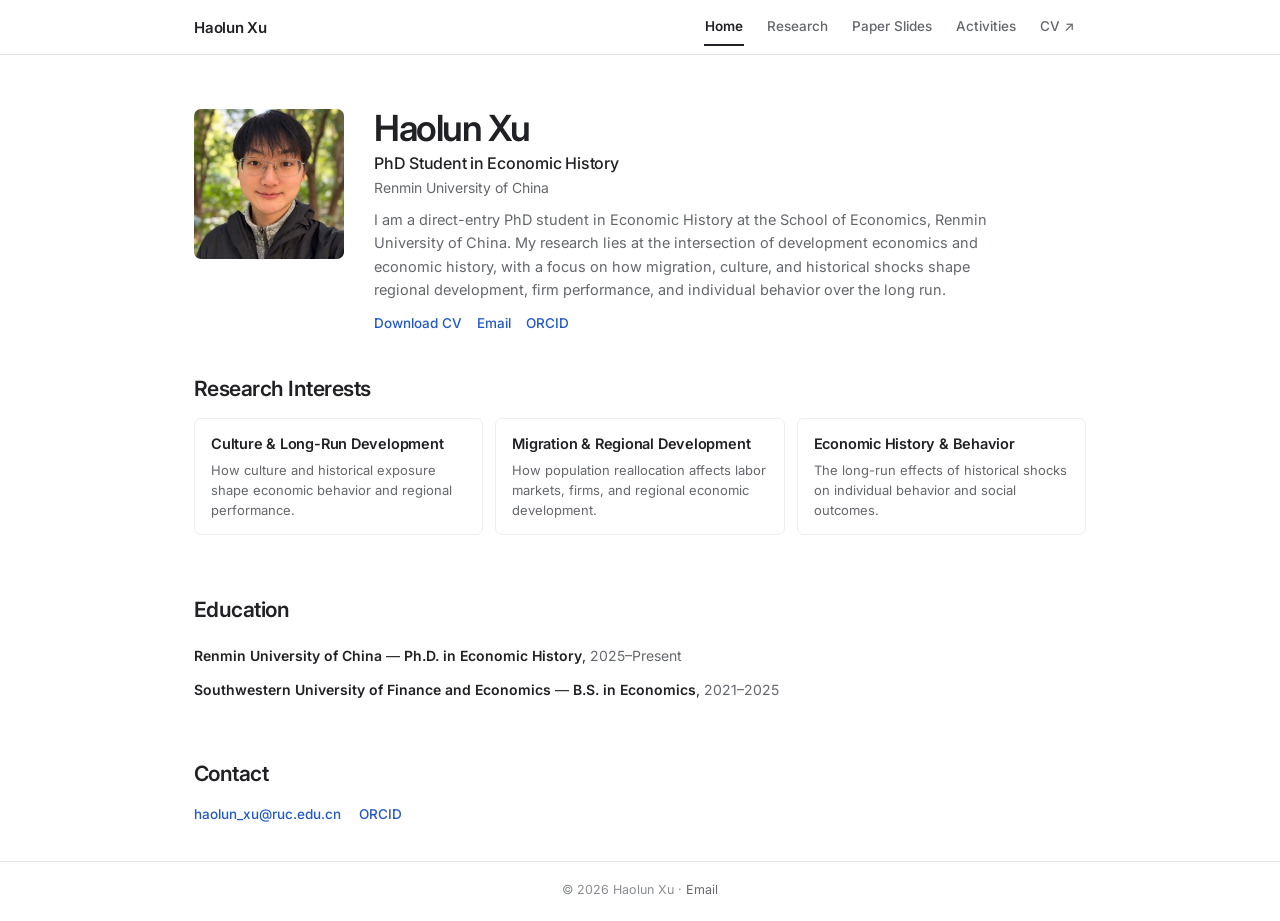
<file: index.html>
<!DOCTYPE html>
<html lang="en">
<head>
<!-- =========================================================
       Basic Metadata
       ========================================================= -->

  <meta charset="UTF-8">

  <meta
    name="viewport"
    content="width=device-width, initial-scale=1.0"
  >

  <meta
    name="author"
    content="Haolun Xu"
  >

  <meta
    name="description"
    content="Haolun Xu is a PhD student in Economic History at Renmin University of China. Research in development economics and economic history, and openly shared paper presentation slides."
  >

  <meta
    name="robots"
    content="index, follow, max-image-preview:large"
  >

  <meta
    name="baidu-site-verification"
    content="codeva-lpOkKUtorW"
  >

  <meta
    name="theme-color"
    content="#ffffff"
  >

  <meta
    name="color-scheme"
    content="light"
  >

  <!-- =========================================================
       Canonical & Sitemap
       ========================================================= -->

  <link
    rel="canonical"
    href="https://www.haolunxu.xyz/"
  >

  <link
    rel="sitemap"
    type="application/xml"
    title="Sitemap"
    href="https://www.haolunxu.xyz/sitemap.xml"
  >

  <!-- =========================================================
       Open Graph
       ========================================================= -->

  <meta
    property="og:type"
    content="profile"
  >

  <meta
    property="og:site_name"
    content="Haolun Xu"
  >

  <meta
    property="og:title"
    content="Haolun Xu | Development Economics &amp; Economic History"
  >

  <meta
    property="og:description"
    content="Haolun Xu is a PhD student in Economic History at Renmin University of China. Research in development economics and economic history, and openly shared paper presentation slides."
  >

  <meta
    property="og:url"
    content="https://www.haolunxu.xyz/"
  >

  <meta
    property="og:image"
    content="https://www.haolunxu.xyz/photo.jpg"
  >

  <meta
    property="og:image:alt"
    content="Portrait of Haolun Xu"
  >

  <!-- =========================================================
       Twitter / X
       ========================================================= -->

  <meta
    name="twitter:card"
    content="summary"
  >

  <meta
    name="twitter:title"
    content="Haolun Xu | Development Economics &amp; Economic History"
  >

  <meta
    name="twitter:description"
    content="Haolun Xu is a PhD student in Economic History at Renmin University of China. Research in development economics and economic history, and openly shared paper presentation slides."
  >

  <meta
    name="twitter:image"
    content="https://www.haolunxu.xyz/photo.jpg"
  >

  <!-- =========================================================
       Page Title
       ========================================================= -->

  <title>Haolun Xu | Development Economics &amp; Economic History</title>

  <!-- =========================================================
       Favicon
       ========================================================= -->

  <link
    rel="icon"
    href="data:image/svg+xml,%3Csvg xmlns='http://www.w3.org/2000/svg' viewBox='0 0 32 32'%3E%3Crect width='32' height='32' rx='6' fill='%231d1d1f'/%3E%3Ctext x='16' y='22' text-anchor='middle' font-family='Arial,sans-serif' font-size='18' font-weight='600' fill='white'%3EH%3C/text%3E%3C/svg%3E"
  >

  <!-- =========================================================
       Fonts
       ========================================================= -->

  <link
    rel="preconnect"
    href="https://fonts.googleapis.com"
  >

  <link
    rel="preconnect"
    href="https://fonts.gstatic.com"
    crossorigin
  >

  <link
    href="https://fonts.googleapis.com/css2?family=Inter:wght@400;500;600&display=swap"
    rel="stylesheet"
  >

  <!-- =========================================================
       Structured Data

       sameAs will be automatically populated from data.js
       using ORCID / Google Scholar / GitHub when available.
       ========================================================= -->

  <script
    id="siteStructuredData"
    type="application/ld+json"
  >
{
  "@context": "https://schema.org",
  "@graph": [
    {
      "@type": "Person",
      "@id": "https://www.haolunxu.xyz/#person",
      "name": "Haolun Xu",
      "url": "https://www.haolunxu.xyz/",
      "image": "https://www.haolunxu.xyz/photo.jpg",
      "jobTitle": "PhD Student in Economic History",
      "affiliation": {
        "@type": "CollegeOrUniversity",
        "name": "Renmin University of China"
      },
      "knowsAbout": [
        "Development Economics",
        "Economic History",
        "Regional Economic Development",
        "Migration",
        "Culture",
        "Historical Shocks",
        "Firm Productivity",
        "Innovation"
      ]
    },
    {
      "@type": "WebSite",
      "@id": "https://www.haolunxu.xyz/#website",
      "url": "https://www.haolunxu.xyz/",
      "name": "Haolun Xu",
      "publisher": {
        "@id": "https://www.haolunxu.xyz/#person"
      }
    },
    {
      "@type": "ProfilePage",
      "@id": "https://www.haolunxu.xyz/#webpage",
      "url": "https://www.haolunxu.xyz/",
      "name": "Haolun Xu | Development Economics & Economic History",
      "isPartOf": {
        "@id": "https://www.haolunxu.xyz/#website"
      },
      "mainEntity": {
        "@id": "https://www.haolunxu.xyz/#person"
      }
    }
  ]
}
</script>

  <!-- =========================================================
       Styles
       ========================================================= -->

  <link rel="stylesheet" href="site.css?v=20261113">
  <link rel="stylesheet" href="layout.css?v=20261113">
</head>
<body data-page="home">
  <a class="skip-link" href="#main-content">Skip to content</a>
  <nav class="primary-nav" aria-label="Primary navigation"><div class="container nav-inner"><a href="./" class="nav-name" id="navName">Haolun Xu</a><ul class="nav-links"><li><a href="./" class="active-nav" aria-current="page">Home</a></li><li><a href="research.html">Research</a></li><li><a href="slides.html">Paper Slides</a></li><li><a href="activities.html">Activities</a></li><li><a href="cv.pdf" data-cv-link target="_blank" rel="noopener noreferrer" aria-label="Open curriculum vitae">CV <span aria-hidden="true">↗</span></a></li></ul></div></nav>
  <main id="main-content" tabindex="-1">
<section id="hero">

      <div class="container hero-inner">


        <div class="hero-photo">

          <img
            id="heroAvatar"
            class="hero-avatar"
            src="photo.jpg"
            alt="Portrait of Haolun Xu"
            width="150"
            height="150"
          >

        </div>


        <div class="hero-text">


          <h1
            class="hero-name"
            id="heroName"
          >
            Haolun Xu
          </h1>


          <p
            class="hero-title"
            id="heroTitle"
          >
            PhD Student in Economic History
          </p>


          <p
            class="hero-affiliation"
            id="heroAffiliation"
          >
            Renmin University of China
          </p>


          <p
            class="hero-bio"
            id="heroBio"
          >
            I am a direct-entry PhD student in Economic History at the
            School of Economics, Renmin University of China. My research
            lies at the intersection of development economics and economic
            history, with a focus on how migration, culture, and historical
            shocks shape regional development, firm performance, and
            individual behavior over the long run.
          </p>


          <div class="hero-links">

            <a
              id="cvLink" href="cv.pdf" download="Haolun_Xu_CV.pdf"
            >
              Download CV
            </a>

            <a
              id="emailLink"
              href="mailto:haolun_xu@ruc.edu.cn"
            >
              Email
            </a>

            <a
              id="scholarLink"
              hidden
            >
              Google Scholar
            </a>

            <!-- ORCID -->
            <a
              id="orcidLink" href="https://orcid.org/my-orcid?orcid=0009-0003-4418-6177" target="_blank" rel="noopener noreferrer"
            >
              ORCID
            </a>

          </div>


        </div>

      </div>

    </section>
<section id="research">

      <div class="container">

        <h2>
          Research Interests
        </h2>

        <div
          id="researchList"
          class="research-grid"
        ><article class="research-card"><h3 class="research-card-title">Culture &amp; Long-Run Development</h3><div class="research-card-desc">How culture and historical exposure shape economic behavior and regional performance.</div></article>
<article class="research-card"><h3 class="research-card-title">Migration &amp; Regional Development</h3><div class="research-card-desc">How population reallocation affects labor markets, firms, and regional economic development.</div></article>
<article class="research-card"><h3 class="research-card-title">Economic History &amp; Behavior</h3><div class="research-card-desc">The long-run effects of historical shocks on individual behavior and social outcomes.</div></article></div>

      </div>

    </section>
<section id="education">

      <div class="container">

        <h2>
          Education
        </h2>

        <div
          class="edu-list"
          id="eduList"
        ><div class="edu-item"><span class="edu-school">Renmin University of China</span> &mdash; <span class="edu-degree">Ph.D. in Economic History</span>, <span class="edu-year">2025–Present</span></div>
<div class="edu-item"><span class="edu-school">Southwestern University of Finance and Economics</span> &mdash; <span class="edu-degree">B.S. in Economics</span>, <span class="edu-year">2021–2025</span></div></div>

      </div>

    </section>
<section id="contact">

      <div class="container">

        <h2>
          Contact
        </h2>

        <div
          class="contact-links"
          id="contactLinks"
        ><a class="contact-link" href="mailto:haolun_xu@ruc.edu.cn">haolun_xu@ruc.edu.cn</a> <a href="https://orcid.org/my-orcid?orcid=0009-0003-4418-6177" target="_blank" rel="noopener noreferrer" class="contact-link">ORCID</a></div>

      </div>

    </section>
  </main>
  <footer><div class="container footer-inner">&copy; <span id="footerYear">2026</span> <span id="footerName">Haolun Xu</span><span aria-hidden="true"> · </span><a href="mailto:haolun_xu@ruc.edu.cn">Email</a></div></footer>
  <script src="data.js?v=12"></script>
  <script src="site.js?v=20261113"></script>
</body>
</html>
</file>
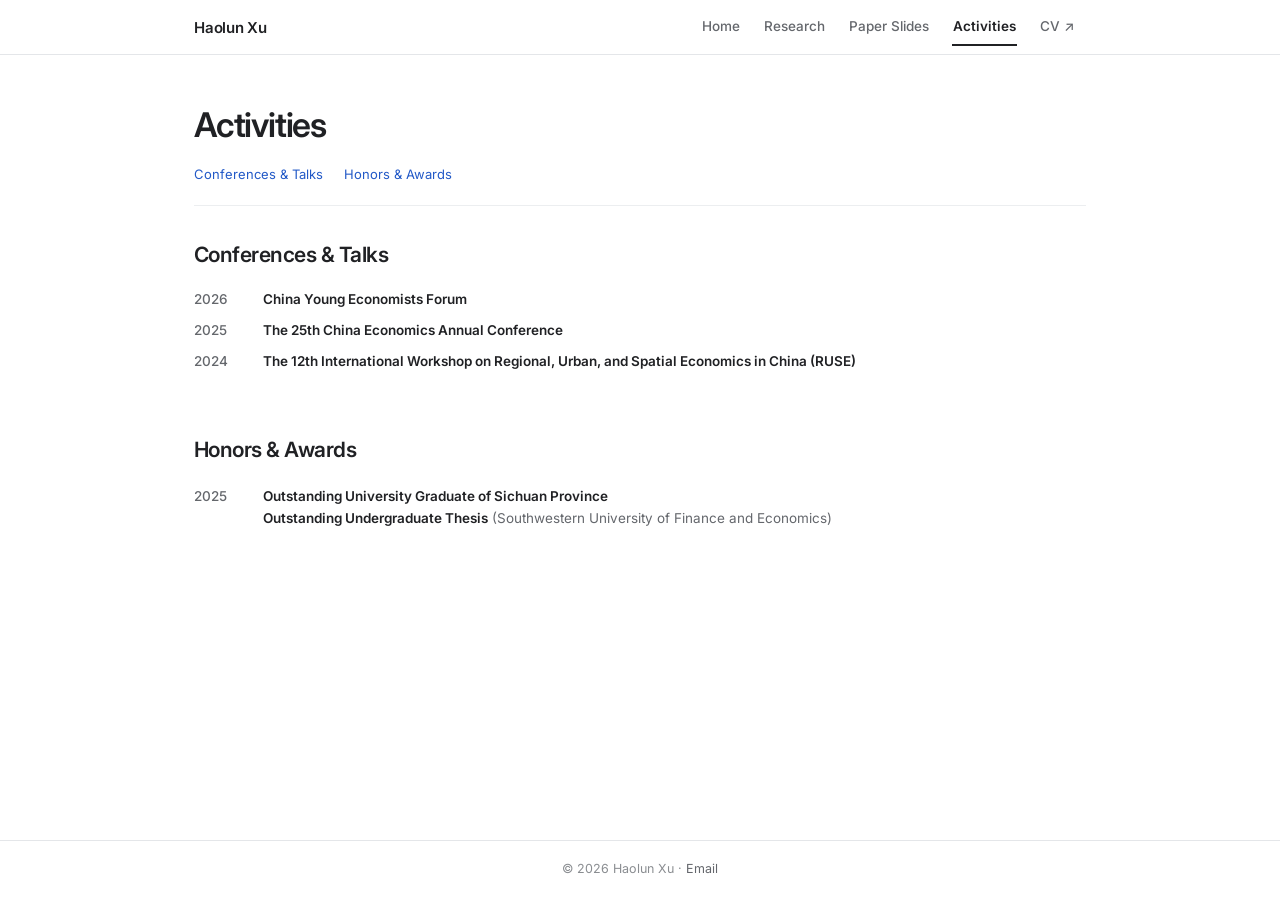
<file: activities.html>
<!DOCTYPE html>
<html lang="en">
<head>
<!-- =========================================================
       Basic Metadata
       ========================================================= -->

  <meta charset="UTF-8">

  <meta
    name="viewport"
    content="width=device-width, initial-scale=1.0"
  >

  <meta
    name="author"
    content="Haolun Xu"
  >

  <meta
    name="description"
    content="Conferences, talks, honors and awards of Haolun Xu."
  >

  <meta
    name="robots"
    content="index, follow, max-image-preview:large"
  >

  <meta
    name="baidu-site-verification"
    content="codeva-lpOkKUtorW"
  >

  <meta
    name="theme-color"
    content="#ffffff"
  >

  <meta
    name="color-scheme"
    content="light"
  >

  <!-- =========================================================
       Canonical & Sitemap
       ========================================================= -->

  <link
    rel="canonical"
    href="https://www.haolunxu.xyz/activities.html"
  >

  <link
    rel="sitemap"
    type="application/xml"
    title="Sitemap"
    href="https://www.haolunxu.xyz/sitemap.xml"
  >

  <!-- =========================================================
       Open Graph
       ========================================================= -->

  <meta
    property="og:type"
    content="website"
  >

  <meta
    property="og:site_name"
    content="Haolun Xu"
  >

  <meta
    property="og:title"
    content="Activities | Haolun Xu"
  >

  <meta
    property="og:description"
    content="Conferences, talks, honors and awards of Haolun Xu."
  >

  <meta
    property="og:url"
    content="https://www.haolunxu.xyz/activities.html"
  >

  <meta
    property="og:image"
    content="https://www.haolunxu.xyz/photo.jpg"
  >

  <meta
    property="og:image:alt"
    content="Portrait of Haolun Xu"
  >

  <!-- =========================================================
       Twitter / X
       ========================================================= -->

  <meta
    name="twitter:card"
    content="summary"
  >

  <meta
    name="twitter:title"
    content="Activities | Haolun Xu"
  >

  <meta
    name="twitter:description"
    content="Conferences, talks, honors and awards of Haolun Xu."
  >

  <meta
    name="twitter:image"
    content="https://www.haolunxu.xyz/photo.jpg"
  >

  <!-- =========================================================
       Page Title
       ========================================================= -->

  <title>Activities | Haolun Xu</title>

  <!-- =========================================================
       Favicon
       ========================================================= -->

  <link
    rel="icon"
    href="data:image/svg+xml,%3Csvg xmlns='http://www.w3.org/2000/svg' viewBox='0 0 32 32'%3E%3Crect width='32' height='32' rx='6' fill='%231d1d1f'/%3E%3Ctext x='16' y='22' text-anchor='middle' font-family='Arial,sans-serif' font-size='18' font-weight='600' fill='white'%3EH%3C/text%3E%3C/svg%3E"
  >

  <!-- =========================================================
       Fonts
       ========================================================= -->

  <link
    rel="preconnect"
    href="https://fonts.googleapis.com"
  >

  <link
    rel="preconnect"
    href="https://fonts.gstatic.com"
    crossorigin
  >

  <link
    href="https://fonts.googleapis.com/css2?family=Inter:wght@400;500;600&display=swap"
    rel="stylesheet"
  >

  <!-- =========================================================
       Structured Data

       sameAs will be automatically populated from data.js
       using ORCID / Google Scholar / GitHub when available.
       ========================================================= -->

  <script
    id="siteStructuredData"
    type="application/ld+json"
  >
{
  "@context": "https://schema.org",
  "@graph": [
    {
      "@type": "Person",
      "@id": "https://www.haolunxu.xyz/#person",
      "name": "Haolun Xu",
      "url": "https://www.haolunxu.xyz/",
      "image": "https://www.haolunxu.xyz/photo.jpg",
      "jobTitle": "PhD Student in Economic History",
      "affiliation": {
        "@type": "CollegeOrUniversity",
        "name": "Renmin University of China"
      },
      "knowsAbout": [
        "Development Economics",
        "Economic History",
        "Regional Economic Development",
        "Migration",
        "Culture",
        "Historical Shocks",
        "Firm Productivity",
        "Innovation"
      ]
    },
    {
      "@type": "WebSite",
      "@id": "https://www.haolunxu.xyz/#website",
      "url": "https://www.haolunxu.xyz/",
      "name": "Haolun Xu",
      "publisher": {
        "@id": "https://www.haolunxu.xyz/#person"
      }
    },
    {
      "@type": "CollectionPage",
      "@id": "https://www.haolunxu.xyz/activities.html#webpage",
      "url": "https://www.haolunxu.xyz/activities.html",
      "name": "Activities | Haolun Xu",
      "isPartOf": {
        "@id": "https://www.haolunxu.xyz/#website"
      },
      "mainEntity": {
        "@id": "https://www.haolunxu.xyz/#person"
      }
    }
  ]
}
</script>

  <!-- =========================================================
       Styles
       ========================================================= -->

  <link rel="stylesheet" href="site.css?v=20261113">
  <link rel="stylesheet" href="layout.css?v=20261113">
</head>
<body data-page="activities">
  <a class="skip-link" href="#main-content">Skip to content</a>
  <nav class="primary-nav" aria-label="Primary navigation"><div class="container nav-inner"><a href="./" class="nav-name" id="navName">Haolun Xu</a><ul class="nav-links"><li><a href="./">Home</a></li><li><a href="research.html">Research</a></li><li><a href="slides.html">Paper Slides</a></li><li><a href="activities.html" class="active-nav" aria-current="page">Activities</a></li><li><a href="cv.pdf" data-cv-link target="_blank" rel="noopener noreferrer" aria-label="Open curriculum vitae">CV <span aria-hidden="true">↗</span></a></li></ul></div></nav>
  <main id="main-content" tabindex="-1">
<section class="page-intro"><div class="container"><h1 class="page-title">Activities</h1><div class="section-links" role="navigation" aria-label="Sections on this page"><a href="#conferences">Conferences &amp; Talks</a><a href="#honors-awards">Honors &amp; Awards</a></div></div></section>
<section id="conferences">

      <div class="container">

        <h2>
          Conferences &amp; Talks
        </h2>

        <div
          class="conf-list"
          id="confList"
        ><div class="conf-item"><div class="conf-year">2026</div><div class="conf-content"><span class="conf-title">China Young Economists Forum</span></div></div>
<div class="conf-item"><div class="conf-year">2025</div><div class="conf-content"><span class="conf-title">The 25th China Economics Annual Conference</span></div></div>
<div class="conf-item"><div class="conf-year">2024</div><div class="conf-content"><span class="conf-title">The 12th International Workshop on Regional, Urban, and Spatial Economics in China (RUSE)</span></div></div></div>

      </div>

    </section>
<section id="honors-awards" aria-labelledby="honorsHeading">

      <div class="container">

        <h2 id="honorsHeading">
          Honors &amp; Awards
        </h2>

        <div id="honorsList"><div class="honors-row"><div class="honors-year">2025</div><p class="honors-content"><span class="honors-name">Outstanding University Graduate of Sichuan Province</span><br><span class="honors-name">Outstanding Undergraduate Thesis</span> <span class="honors-institution">(Southwestern University of Finance and Economics)</span></p></div></div>

      </div>

    </section>
  </main>
  <footer><div class="container footer-inner">&copy; <span id="footerYear">2026</span> <span id="footerName">Haolun Xu</span><span aria-hidden="true"> · </span><a href="mailto:haolun_xu@ruc.edu.cn">Email</a></div></footer>
  <script src="data.js?v=12"></script>
  <script src="site.js?v=20261113"></script>
</body>
</html>
</file>
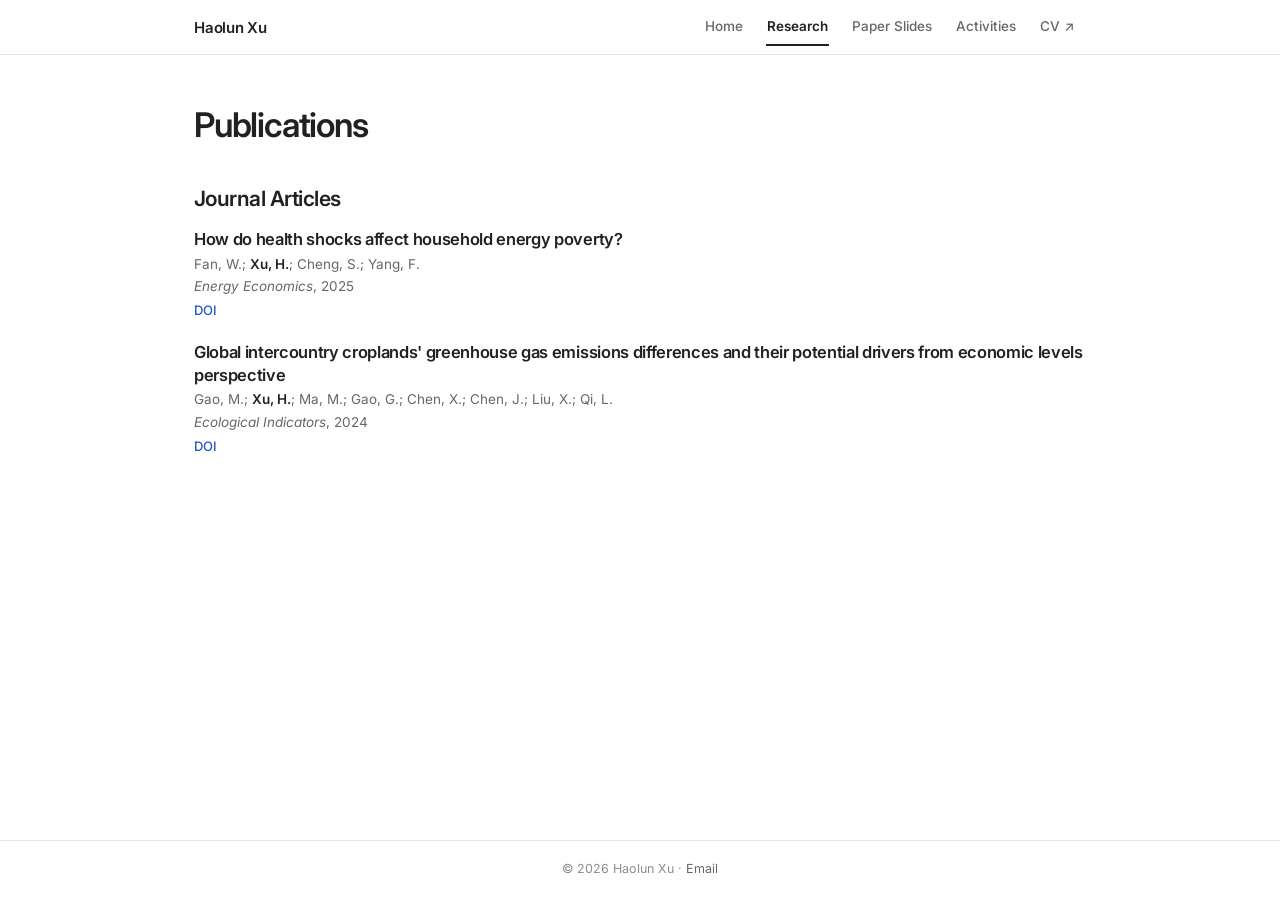
<file: publications.html>
<!DOCTYPE html>
<html lang="en">
<head>
<!-- =========================================================
       Basic Metadata
       ========================================================= -->

  <meta charset="UTF-8">

  <meta
    name="viewport"
    content="width=device-width, initial-scale=1.0"
  >

  <meta
    name="author"
    content="Haolun Xu"
  >

  <meta
    name="description"
    content="Publications by Haolun Xu in Energy Economics and Ecological Indicators."
  >

  <meta
    name="robots"
    content="index, follow, max-image-preview:large"
  >

  <meta
    name="baidu-site-verification"
    content="codeva-lpOkKUtorW"
  >

  <meta
    name="theme-color"
    content="#ffffff"
  >

  <meta
    name="color-scheme"
    content="light"
  >

  <!-- =========================================================
       Canonical & Sitemap
       ========================================================= -->

  <link
    rel="canonical"
    href="https://www.haolunxu.xyz/publications.html"
  >

  <link
    rel="sitemap"
    type="application/xml"
    title="Sitemap"
    href="https://www.haolunxu.xyz/sitemap.xml"
  >

  <!-- =========================================================
       Open Graph
       ========================================================= -->

  <meta
    property="og:type"
    content="website"
  >

  <meta
    property="og:site_name"
    content="Haolun Xu"
  >

  <meta
    property="og:title"
    content="Publications | Haolun Xu"
  >

  <meta
    property="og:description"
    content="Publications by Haolun Xu in Energy Economics and Ecological Indicators."
  >

  <meta
    property="og:url"
    content="https://www.haolunxu.xyz/publications.html"
  >

  <meta
    property="og:image"
    content="https://www.haolunxu.xyz/photo.jpg"
  >

  <meta
    property="og:image:alt"
    content="Portrait of Haolun Xu"
  >

  <!-- =========================================================
       Twitter / X
       ========================================================= -->

  <meta
    name="twitter:card"
    content="summary"
  >

  <meta
    name="twitter:title"
    content="Publications | Haolun Xu"
  >

  <meta
    name="twitter:description"
    content="Publications by Haolun Xu in Energy Economics and Ecological Indicators."
  >

  <meta
    name="twitter:image"
    content="https://www.haolunxu.xyz/photo.jpg"
  >

  <!-- =========================================================
       Page Title
       ========================================================= -->

  <title>Publications | Haolun Xu</title>

  <!-- =========================================================
       Favicon
       ========================================================= -->

  <link
    rel="icon"
    href="data:image/svg+xml,%3Csvg xmlns='http://www.w3.org/2000/svg' viewBox='0 0 32 32'%3E%3Crect width='32' height='32' rx='6' fill='%231d1d1f'/%3E%3Ctext x='16' y='22' text-anchor='middle' font-family='Arial,sans-serif' font-size='18' font-weight='600' fill='white'%3EH%3C/text%3E%3C/svg%3E"
  >

  <!-- =========================================================
       Fonts
       ========================================================= -->

  <link
    rel="preconnect"
    href="https://fonts.googleapis.com"
  >

  <link
    rel="preconnect"
    href="https://fonts.gstatic.com"
    crossorigin
  >

  <link
    href="https://fonts.googleapis.com/css2?family=Inter:wght@400;500;600&display=swap"
    rel="stylesheet"
  >

  <!-- =========================================================
       Structured Data

       sameAs will be automatically populated from data.js
       using ORCID / Google Scholar / GitHub when available.
       ========================================================= -->

  <script
    id="siteStructuredData"
    type="application/ld+json"
  >
{
  "@context": "https://schema.org",
  "@graph": [
    {
      "@type": "Person",
      "@id": "https://www.haolunxu.xyz/#person",
      "name": "Haolun Xu",
      "url": "https://www.haolunxu.xyz/",
      "image": "https://www.haolunxu.xyz/photo.jpg",
      "jobTitle": "PhD Student in Economic History",
      "affiliation": {
        "@type": "CollegeOrUniversity",
        "name": "Renmin University of China"
      },
      "knowsAbout": [
        "Development Economics",
        "Economic History",
        "Regional Economic Development",
        "Migration",
        "Culture",
        "Historical Shocks",
        "Firm Productivity",
        "Innovation"
      ]
    },
    {
      "@type": "WebSite",
      "@id": "https://www.haolunxu.xyz/#website",
      "url": "https://www.haolunxu.xyz/",
      "name": "Haolun Xu",
      "publisher": {
        "@id": "https://www.haolunxu.xyz/#person"
      }
    },
    {
      "@type": "CollectionPage",
      "@id": "https://www.haolunxu.xyz/publications.html#webpage",
      "url": "https://www.haolunxu.xyz/publications.html",
      "name": "Publications | Haolun Xu",
      "isPartOf": {
        "@id": "https://www.haolunxu.xyz/#website"
      },
      "mainEntity": {
        "@id": "https://www.haolunxu.xyz/#person"
      }
    },
    {
      "@type": "ScholarlyArticle",
      "headline": "How do health shocks affect household energy poverty?",
      "author": [
        {
          "@type": "Person",
          "name": "Fan, W."
        },
        {
          "@type": "Person",
          "name": "Haolun Xu"
        },
        {
          "@type": "Person",
          "name": "Cheng, S."
        },
        {
          "@type": "Person",
          "name": "Yang, F."
        }
      ],
      "datePublished": "2025",
      "isPartOf": {
        "@type": "Periodical",
        "name": "Energy Economics"
      },
      "sameAs": "https://doi.org/10.1016/j.eneco.2025.108884"
    },
    {
      "@type": "ScholarlyArticle",
      "headline": "Global intercountry croplands' greenhouse gas emissions differences and their potential drivers from economic levels perspective",
      "author": [
        {
          "@type": "Person",
          "name": "Gao, M."
        },
        {
          "@type": "Person",
          "name": "Haolun Xu"
        },
        {
          "@type": "Person",
          "name": "Ma, M."
        },
        {
          "@type": "Person",
          "name": "Gao, G."
        },
        {
          "@type": "Person",
          "name": "Chen, X."
        },
        {
          "@type": "Person",
          "name": "Chen, J."
        },
        {
          "@type": "Person",
          "name": "Liu, X."
        },
        {
          "@type": "Person",
          "name": "Qi, L."
        }
      ],
      "datePublished": "2024",
      "isPartOf": {
        "@type": "Periodical",
        "name": "Ecological Indicators"
      },
      "sameAs": "https://doi.org/10.1016/j.ecolind.2024.112635"
    }
  ]
}
</script>

  <!-- =========================================================
       Styles
       ========================================================= -->

  <link rel="stylesheet" href="site.css?v=20261113">
  <link rel="stylesheet" href="layout.css?v=20261113">
</head>
<body data-page="research">
  <a class="skip-link" href="#main-content">Skip to content</a>
  <nav class="primary-nav" aria-label="Primary navigation"><div class="container nav-inner"><a href="./" class="nav-name" id="navName">Haolun Xu</a><ul class="nav-links"><li><a href="./">Home</a></li><li><a href="research.html" class="active-nav" aria-current="page">Research</a></li><li><a href="slides.html">Paper Slides</a></li><li><a href="activities.html">Activities</a></li><li><a href="cv.pdf" data-cv-link target="_blank" rel="noopener noreferrer" aria-label="Open curriculum vitae">CV <span aria-hidden="true">↗</span></a></li></ul></div></nav>
  <main id="main-content" tabindex="-1">
<section class="page-intro"><div class="container"><h1 class="page-title">Publications</h1></div></section><section id="publications">

      <div class="container">

        <h2>
          Journal Articles
        </h2>

        <div id="pubList"><article class="pub-item"><h3 class="pub-title"><a href="https://doi.org/10.1016/j.eneco.2025.108884" target="_blank" rel="noopener noreferrer" class="">How do health shocks affect household energy poverty?</a></h3><div class="pub-authors">Fan, W.; <strong class="author-self">Xu, H.</strong>; Cheng, S.; Yang, F.</div><div class="pub-meta"><span class="pub-journal">Energy Economics</span>, 2025</div><div class="pub-links"><a href="https://doi.org/10.1016/j.eneco.2025.108884" target="_blank" rel="noopener noreferrer" class="pub-link">DOI</a></div></article>
<article class="pub-item"><h3 class="pub-title"><a href="https://doi.org/10.1016/j.ecolind.2024.112635" target="_blank" rel="noopener noreferrer" class="">Global intercountry croplands&#x27; greenhouse gas emissions differences and their potential drivers from economic levels perspective</a></h3><div class="pub-authors">Gao, M.; <strong class="author-self">Xu, H.</strong>; Ma, M.; Gao, G.; Chen, X.; Chen, J.; Liu, X.; Qi, L.</div><div class="pub-meta"><span class="pub-journal">Ecological Indicators</span>, 2024</div><div class="pub-links"><a href="https://doi.org/10.1016/j.ecolind.2024.112635" target="_blank" rel="noopener noreferrer" class="pub-link">DOI</a></div></article></div>

      </div>

    </section>
  </main>
  <footer><div class="container footer-inner">&copy; <span id="footerYear">2026</span> <span id="footerName">Haolun Xu</span><span aria-hidden="true"> · </span><a href="mailto:haolun_xu@ruc.edu.cn">Email</a></div></footer>
  <script src="data.js?v=12"></script>
  <script src="site.js?v=20261113"></script>
</body>
</html>
</file>
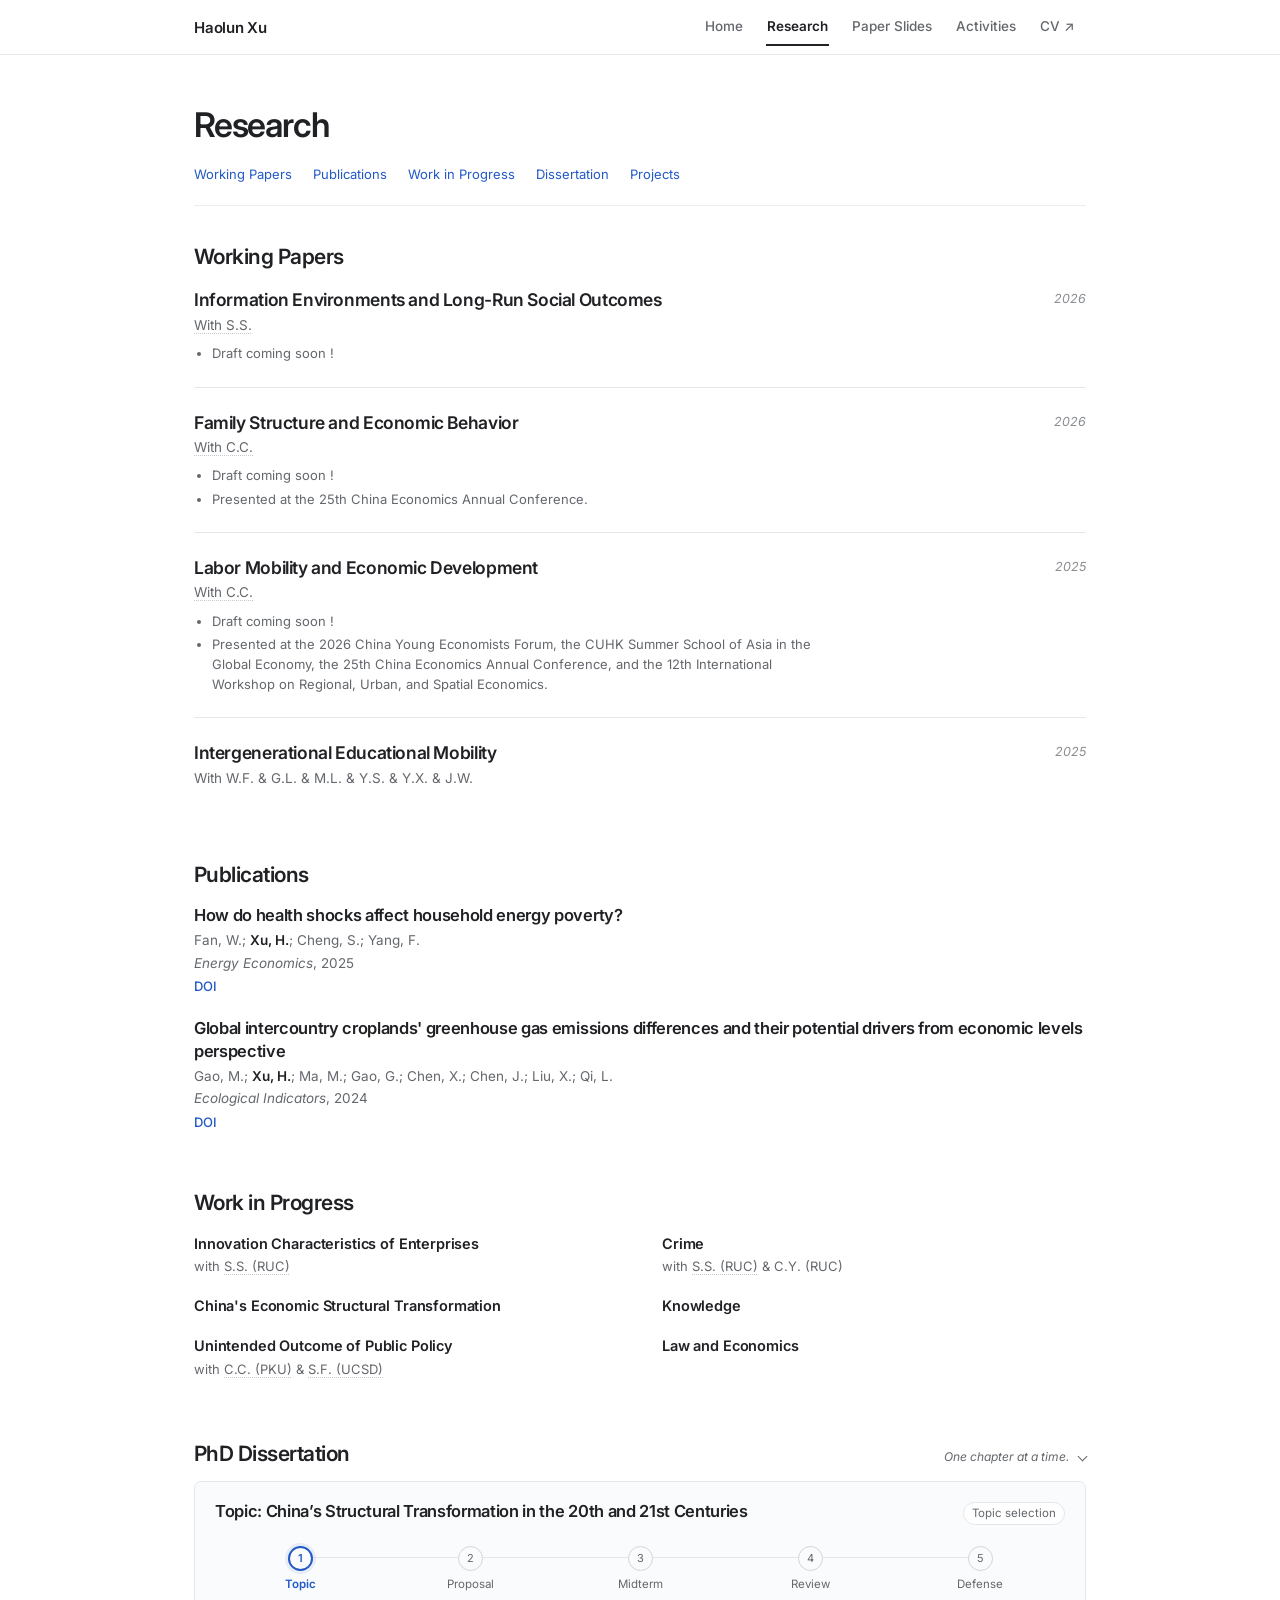
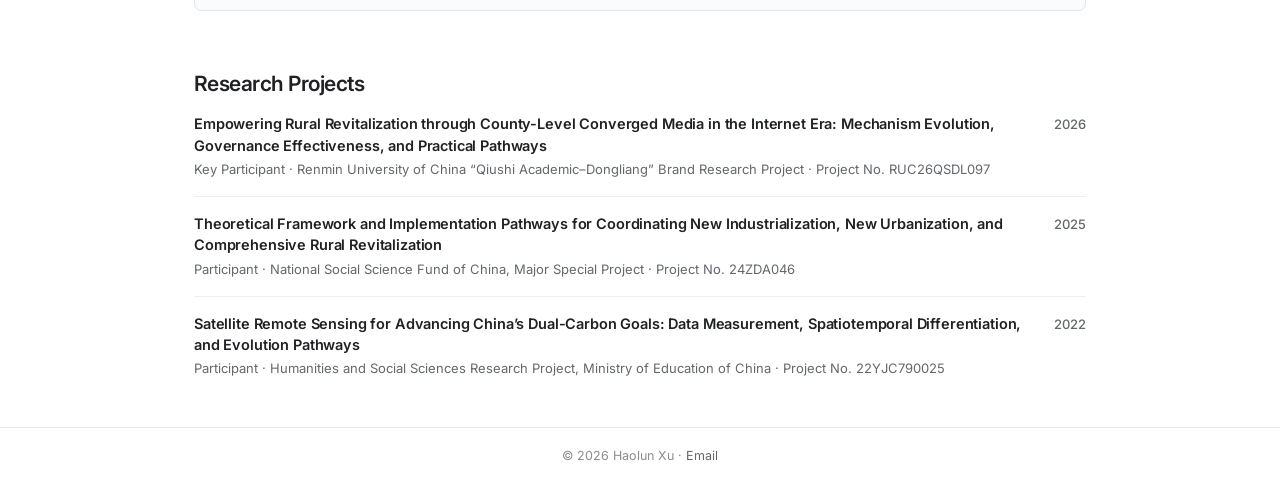
<file: research.html>
<!DOCTYPE html>
<html lang="en">
<head>
<!-- =========================================================
       Basic Metadata
       ========================================================= -->

  <meta charset="UTF-8">

  <meta
    name="viewport"
    content="width=device-width, initial-scale=1.0"
  >

  <meta
    name="author"
    content="Haolun Xu"
  >

  <meta
    name="description"
    content="Working papers, publications, work in progress, PhD dissertation, and research projects by Haolun Xu."
  >

  <meta
    name="robots"
    content="index, follow, max-image-preview:large"
  >

  <meta
    name="baidu-site-verification"
    content="codeva-lpOkKUtorW"
  >

  <meta
    name="theme-color"
    content="#ffffff"
  >

  <meta
    name="color-scheme"
    content="light"
  >

  <!-- =========================================================
       Canonical & Sitemap
       ========================================================= -->

  <link
    rel="canonical"
    href="https://www.haolunxu.xyz/research.html"
  >

  <link
    rel="sitemap"
    type="application/xml"
    title="Sitemap"
    href="https://www.haolunxu.xyz/sitemap.xml"
  >

  <!-- =========================================================
       Open Graph
       ========================================================= -->

  <meta
    property="og:type"
    content="website"
  >

  <meta
    property="og:site_name"
    content="Haolun Xu"
  >

  <meta
    property="og:title"
    content="Research | Haolun Xu"
  >

  <meta
    property="og:description"
    content="Working papers, publications, work in progress, PhD dissertation, and research projects by Haolun Xu."
  >

  <meta
    property="og:url"
    content="https://www.haolunxu.xyz/research.html"
  >

  <meta
    property="og:image"
    content="https://www.haolunxu.xyz/photo.jpg"
  >

  <meta
    property="og:image:alt"
    content="Portrait of Haolun Xu"
  >

  <!-- =========================================================
       Twitter / X
       ========================================================= -->

  <meta
    name="twitter:card"
    content="summary"
  >

  <meta
    name="twitter:title"
    content="Research | Haolun Xu"
  >

  <meta
    name="twitter:description"
    content="Working papers, publications, work in progress, PhD dissertation, and research projects by Haolun Xu."
  >

  <meta
    name="twitter:image"
    content="https://www.haolunxu.xyz/photo.jpg"
  >

  <!-- =========================================================
       Page Title
       ========================================================= -->

  <title>Research | Haolun Xu</title>

  <!-- =========================================================
       Favicon
       ========================================================= -->

  <link
    rel="icon"
    href="data:image/svg+xml,%3Csvg xmlns='http://www.w3.org/2000/svg' viewBox='0 0 32 32'%3E%3Crect width='32' height='32' rx='6' fill='%231d1d1f'/%3E%3Ctext x='16' y='22' text-anchor='middle' font-family='Arial,sans-serif' font-size='18' font-weight='600' fill='white'%3EH%3C/text%3E%3C/svg%3E"
  >

  <!-- =========================================================
       Fonts
       ========================================================= -->

  <link
    rel="preconnect"
    href="https://fonts.googleapis.com"
  >

  <link
    rel="preconnect"
    href="https://fonts.gstatic.com"
    crossorigin
  >

  <link
    href="https://fonts.googleapis.com/css2?family=Inter:wght@400;500;600&display=swap"
    rel="stylesheet"
  >

  <!-- =========================================================
       Structured Data

       sameAs will be automatically populated from data.js
       using ORCID / Google Scholar / GitHub when available.
       ========================================================= -->

  <script
    id="siteStructuredData"
    type="application/ld+json"
  >
{
  "@context": "https://schema.org",
  "@graph": [
    {
      "@type": "Person",
      "@id": "https://www.haolunxu.xyz/#person",
      "name": "Haolun Xu",
      "url": "https://www.haolunxu.xyz/",
      "image": "https://www.haolunxu.xyz/photo.jpg",
      "jobTitle": "PhD Student in Economic History",
      "affiliation": {
        "@type": "CollegeOrUniversity",
        "name": "Renmin University of China"
      },
      "knowsAbout": [
        "Development Economics",
        "Economic History",
        "Regional Economic Development",
        "Migration",
        "Culture",
        "Historical Shocks",
        "Firm Productivity",
        "Innovation"
      ]
    },
    {
      "@type": "WebSite",
      "@id": "https://www.haolunxu.xyz/#website",
      "url": "https://www.haolunxu.xyz/",
      "name": "Haolun Xu",
      "publisher": {
        "@id": "https://www.haolunxu.xyz/#person"
      }
    },
    {
      "@type": "CollectionPage",
      "@id": "https://www.haolunxu.xyz/research.html#webpage",
      "url": "https://www.haolunxu.xyz/research.html",
      "name": "Research | Haolun Xu",
      "isPartOf": {
        "@id": "https://www.haolunxu.xyz/#website"
      },
      "mainEntity": {
        "@id": "https://www.haolunxu.xyz/#person"
      }
    }
  ]
}
</script>

  <!-- =========================================================
       Styles
       ========================================================= -->

  <link rel="stylesheet" href="site.css?v=20261121-dissertation">
  <link rel="stylesheet" href="layout.css?v=20261113">
</head>
<body data-page="research">
  <a class="skip-link" href="#main-content">Skip to content</a>
  <nav class="primary-nav" aria-label="Primary navigation"><div class="container nav-inner"><a href="./" class="nav-name" id="navName">Haolun Xu</a><ul class="nav-links"><li><a href="./">Home</a></li><li><a href="research.html" class="active-nav" aria-current="page">Research</a></li><li><a href="slides.html">Paper Slides</a></li><li><a href="activities.html">Activities</a></li><li><a href="cv.pdf" data-cv-link target="_blank" rel="noopener noreferrer" aria-label="Open curriculum vitae">CV <span aria-hidden="true">↗</span></a></li></ul></div></nav>
  <main id="main-content" tabindex="-1">
<section class="page-intro"><div class="container"><h1 class="page-title">Research</h1><div class="section-links" role="navigation" aria-label="Sections on this page"><a href="#working-papers">Working Papers</a><a href="#publications">Publications</a><a href="#work-in-progress">Work in Progress</a><a href="#dissertation">Dissertation</a><a href="#research-projects">Projects</a></div></div></section>
<section id="working-papers">

      <div class="container">

        <h2>
          Working Papers
        </h2>

        <div id="wpList"><article class="wp-item"><div class="wp-header"><div class="wp-main"><h3 class="wp-title">Crime</h3><div class="wp-authors"><a href="http://econ.ruc.edu.cn/jszy/38e856abc20543fe9cf22f0699aaf73a.htm" target="_blank" rel="noopener noreferrer" class="author-link">With S.S.</a></div></div><div class="wp-status">2026</div></div>
<ul class="wp-notes"><li class="wp-note">Draft coming soon !</li></ul>
</article>
<article class="wp-item"><div class="wp-header"><div class="wp-main"><h3 class="wp-title">Entrepreneurship</h3><div class="wp-authors"><a href="https://chenxuanchen-econ.github.io/research.html" target="_blank" rel="noopener noreferrer" class="author-link">With C.C.</a></div></div><div class="wp-status">2026</div></div>
<ul class="wp-notes"><li class="wp-note">Draft coming soon !</li><li class="wp-note">Presented at the 25th China Economics Annual Conference.</li></ul>
</article>
<article class="wp-item"><div class="wp-header"><div class="wp-main"><h3 class="wp-title">Firm Productivity</h3><div class="wp-authors"><a href="https://chenxuanchen-econ.github.io/research.html" target="_blank" rel="noopener noreferrer" class="author-link">With C.C.</a></div></div><div class="wp-status">2025</div></div>
<ul class="wp-notes"><li class="wp-note">Draft coming soon !</li><li class="wp-note">Presented at the 2026 China Young Economists Forum, the CUHK Summer School of Asia in the Global Economy, the 25th China Economics Annual Conference, and the 12th International Workshop on Regional, Urban, and Spatial Economics.</li></ul>
</article>
<article class="wp-item"><div class="wp-header"><div class="wp-main"><h3 class="wp-title">Intergenerational Educational Mobility</h3><div class="wp-authors">With W.F. &amp; G.L. &amp; M.L. &amp; Y.S. &amp; Y.X. &amp; J.W.</div></div><div class="wp-status">2025</div></div>
</article></div>

      </div>

    </section>
<section id="publications">

      <div class="container">

        <h2>
          Publications
        </h2>

        <div id="pubList"><article class="pub-item"><h3 class="pub-title"><a href="https://doi.org/10.1016/j.eneco.2025.108884" target="_blank" rel="noopener noreferrer" class="">How do health shocks affect household energy poverty?</a></h3><div class="pub-authors">Fan, W.; <strong class="author-self">Xu, H.</strong>; Cheng, S.; Yang, F.</div><div class="pub-meta"><span class="pub-journal">Energy Economics</span>, 2025</div><div class="pub-links"><a href="https://doi.org/10.1016/j.eneco.2025.108884" target="_blank" rel="noopener noreferrer" class="pub-link">DOI</a></div></article>
<article class="pub-item"><h3 class="pub-title"><a href="https://doi.org/10.1016/j.ecolind.2024.112635" target="_blank" rel="noopener noreferrer" class="">Global intercountry croplands&#x27; greenhouse gas emissions differences and their potential drivers from economic levels perspective</a></h3><div class="pub-authors">Gao, M.; <strong class="author-self">Xu, H.</strong>; Ma, M.; Gao, G.; Chen, X.; Chen, J.; Liu, X.; Qi, L.</div><div class="pub-meta"><span class="pub-journal">Ecological Indicators</span>, 2024</div><div class="pub-links"><a href="https://doi.org/10.1016/j.ecolind.2024.112635" target="_blank" rel="noopener noreferrer" class="pub-link">DOI</a></div></article></div>

      </div>

    </section>
<section id="work-in-progress">

      <div class="container">

        <h2>
          Work in Progress
        </h2>

        <div
          class="wip-list"
          id="wipGrid"
        ><article class="wip-item-simple"><h3 class="wip-item-title">Innovation Characteristics of Enterprises</h3><div class="wip-item-coauthors">with <a href="http://econ.ruc.edu.cn/jszy/38e856abc20543fe9cf22f0699aaf73a.htm" target="_blank" rel="noopener noreferrer" class="author-link">S.S. (RUC)</a></div></article>
<article class="wip-item-simple"><h3 class="wip-item-title">Crime</h3><div class="wip-item-coauthors">with <a href="http://econ.ruc.edu.cn/jszy/38e856abc20543fe9cf22f0699aaf73a.htm" target="_blank" rel="noopener noreferrer" class="author-link">S.S. (RUC)</a> &amp; C.Y. (RUC)</div></article>
<article class="wip-item-simple"><h3 class="wip-item-title">China&#x27;s Economic Structural Transformation</h3></article>
<article class="wip-item-simple"><h3 class="wip-item-title">Knowledge</h3></article>
<article class="wip-item-simple"><h3 class="wip-item-title">Unintended Outcome of Public Policy</h3><div class="wip-item-coauthors">with <a href="https://chenxuanchen-econ.github.io/research.html" target="_blank" rel="noopener noreferrer" class="author-link">C.C. (PKU)</a> &amp; <a href="https://fansiyuan.weebly.com" target="_blank" rel="noopener noreferrer" class="author-link">S.F. (UCSD)</a></div></article>
<article class="wip-item-simple"><h3 class="wip-item-title">Law and Economics</h3></article></div>

      </div>

    </section>
<section id="dissertation" aria-labelledby="dissertationHeading">
      <div class="container">
        <details id="dissertationAccordion" class="dissertation-accordion">
          <summary class="dissertation-toggle">
            <div class="dissertation-heading">
              <h2 id="dissertationHeading">PhD Dissertation</h2>
              <span class="dissertation-aside">One chapter at a time.<span class="dissertation-caret" aria-hidden="true"></span></span>
            </div>
            <div class="dissertation-panel">
              <div class="dissertation-header">
                <h3 id="dissertationTopic" class="dissertation-title">Topic: History of the People&#x27;s Republic of China</h3>
                <span id="dissertationStatus" class="dissertation-status">Topic selection</span>
              </div>
              <p id="dissertationSummary" class="dissertation-summary" hidden></p>
              <ol id="dissertationMilestones" class="dissertation-milestones" aria-label="Dissertation milestones"><li class="dissertation-step is-current" aria-label="Topic: In progress"><span class="dissertation-step-index" aria-hidden="true">1</span><span class="dissertation-step-label">Topic</span></li><li class="dissertation-step is-pending" aria-label="Proposal: Pending"><span class="dissertation-step-index" aria-hidden="true">2</span><span class="dissertation-step-label">Proposal</span></li><li class="dissertation-step is-pending" aria-label="Midterm: Pending"><span class="dissertation-step-index" aria-hidden="true">3</span><span class="dissertation-step-label">Midterm</span></li><li class="dissertation-step is-pending" aria-label="Review: Pending"><span class="dissertation-step-index" aria-hidden="true">4</span><span class="dissertation-step-label">Review</span></li><li class="dissertation-step is-pending" aria-label="Defense: Pending"><span class="dissertation-step-index" aria-hidden="true">5</span><span class="dissertation-step-label">Defense</span></li></ol>
              <p id="dissertationUpdate" class="dissertation-update" hidden></p>
              <a id="dissertationLink" class="dissertation-link" hidden>Read dissertation</a>
            </div>
          </summary>
          <ol id="dissertationPaperList" class="dissertation-paper-list" aria-label="Dissertation papers">
            <li class="dissertation-paper-row"><span class="dissertation-paper-title">Paper 1</span><ol class="dissertation-paper-progress" aria-label="Paper 1: Data"><li class="dissertation-paper-stage is-done" aria-label="Topic: Completed">Topic</li><li class="dissertation-paper-stage is-current" aria-label="Data: In progress" aria-current="step">Data</li><li class="dissertation-paper-stage is-pending" aria-label="Analysis: Pending">Analysis</li><li class="dissertation-paper-stage is-pending" aria-label="Writing: Pending">Writing</li><li class="dissertation-paper-stage is-pending" aria-label="Complete: Pending">Complete</li></ol></li>
            <li class="dissertation-paper-row"><span class="dissertation-paper-title">Paper 2</span><ol class="dissertation-paper-progress" aria-label="Paper 2: Not updated"><li class="dissertation-paper-stage is-unknown" aria-label="Topic: Not updated">Topic</li><li class="dissertation-paper-stage is-unknown" aria-label="Data: Not updated">Data</li><li class="dissertation-paper-stage is-unknown" aria-label="Analysis: Not updated">Analysis</li><li class="dissertation-paper-stage is-unknown" aria-label="Writing: Not updated">Writing</li><li class="dissertation-paper-stage is-unknown" aria-label="Complete: Not updated">Complete</li></ol></li>
            <li class="dissertation-paper-row"><span class="dissertation-paper-title">Paper 3</span><ol class="dissertation-paper-progress" aria-label="Paper 3: Not updated"><li class="dissertation-paper-stage is-unknown" aria-label="Topic: Not updated">Topic</li><li class="dissertation-paper-stage is-unknown" aria-label="Data: Not updated">Data</li><li class="dissertation-paper-stage is-unknown" aria-label="Analysis: Not updated">Analysis</li><li class="dissertation-paper-stage is-unknown" aria-label="Writing: Not updated">Writing</li><li class="dissertation-paper-stage is-unknown" aria-label="Complete: Not updated">Complete</li></ol></li>
          </ol>
        </details>
      </div>
    </section>
<section id="research-projects">

      <div class="container">

        <h2>
          Research Projects
        </h2>

        <div
          class="project-list"
          id="projectList"
        ><article class="project-item"><div class="project-heading"><h3 class="project-title">Empowering Rural Revitalization through County-Level Converged Media in the Internet Era: Mechanism Evolution, Governance Effectiveness, and Practical Pathways</h3><div class="project-year">2026</div></div><div class="project-meta">Key Participant · Renmin University of China “Qiushi Academic–Dongliang” Brand Research Project · Project No. RUC26QSDL097</div></article>
<article class="project-item"><div class="project-heading"><h3 class="project-title">Theoretical Framework and Implementation Pathways for Coordinating New Industrialization, New Urbanization, and Comprehensive Rural Revitalization</h3><div class="project-year">2025</div></div><div class="project-meta">Participant · National Social Science Fund of China, Major Special Project · Project No. 24ZDA046</div></article>
<article class="project-item"><div class="project-heading"><h3 class="project-title">Satellite Remote Sensing for Advancing China’s Dual-Carbon Goals: Data Measurement, Spatiotemporal Differentiation, and Evolution Pathways</h3><div class="project-year">2022</div></div><div class="project-meta">Participant · Humanities and Social Sciences Research Project, Ministry of Education of China · Project No. 22YJC790025</div></article></div>

      </div>

    </section>
  </main>
  <footer><div class="container footer-inner">&copy; <span id="footerYear">2026</span> <span id="footerName">Haolun Xu</span><span aria-hidden="true"> · </span><a href="mailto:haolun_xu@ruc.edu.cn">Email</a></div></footer>
  <script src="data.js?v=12"></script>
  <script src="site.js?v=20261121-dissertation"></script>
</body>
</html>
</file>
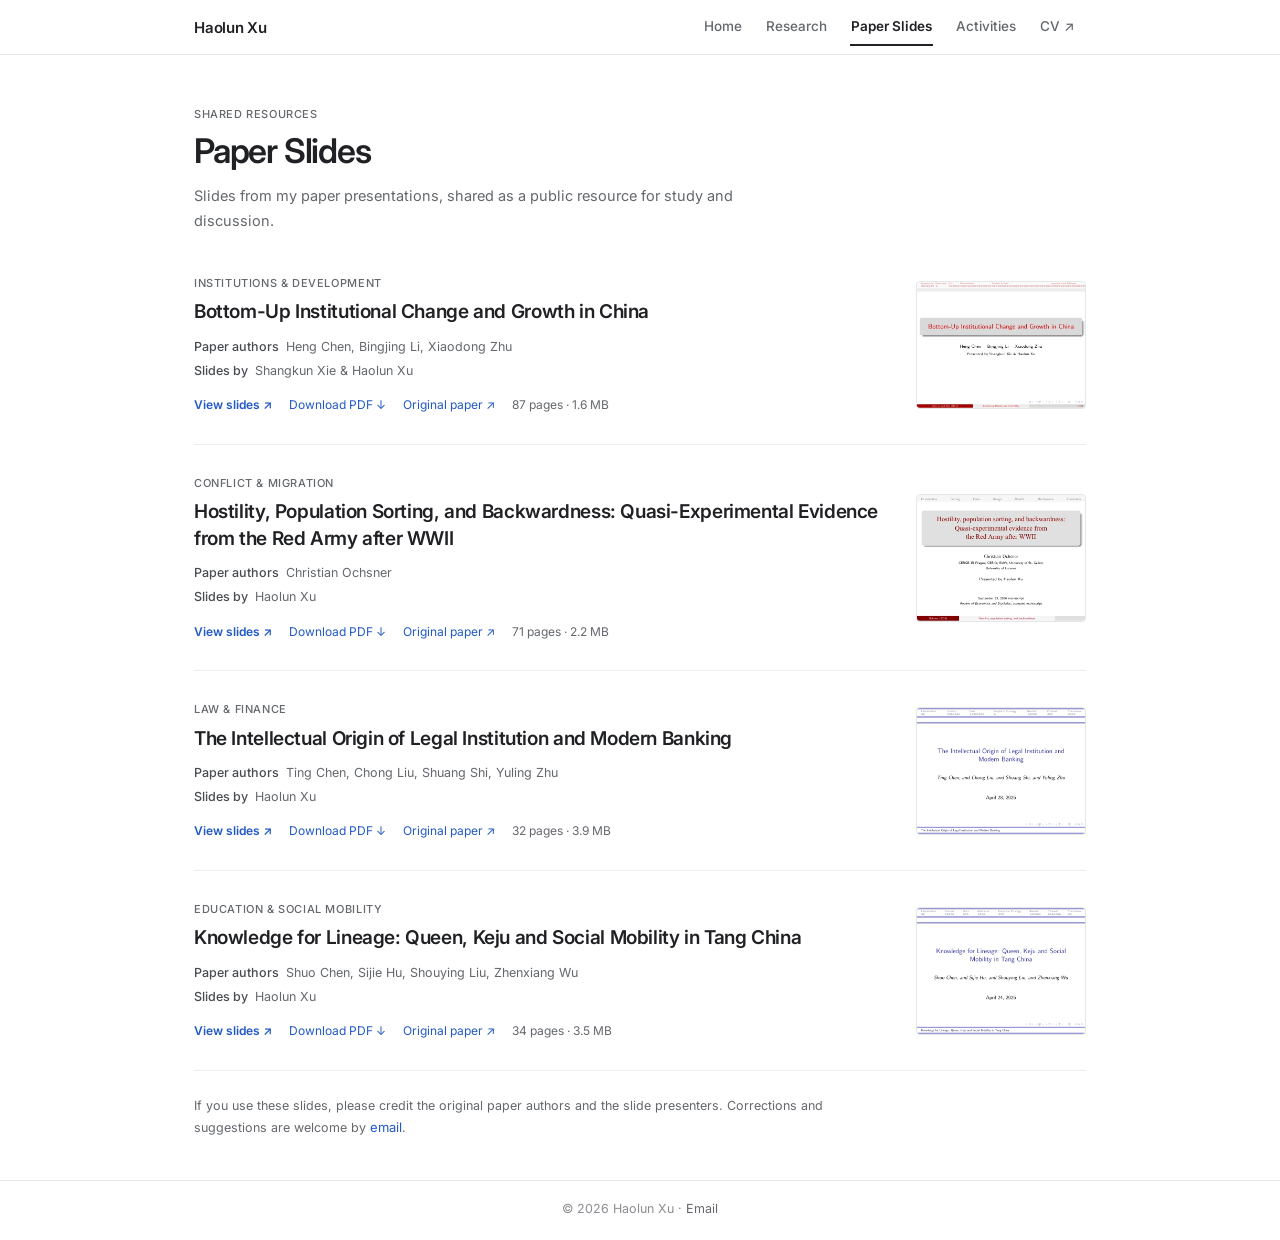
<file: slides.html>
<!DOCTYPE html>
<html lang="en">
<head>
<!-- =========================================================
       Basic Metadata
       ========================================================= -->

  <meta charset="UTF-8">

  <meta
    name="viewport"
    content="width=device-width, initial-scale=1.0"
  >

  <meta
    name="author"
    content="Haolun Xu"
  >

  <meta
    name="description"
    content="Freely accessible presentation slides on economics papers, shared by Haolun Xu for study and discussion. Includes a joint presentation with Shangkun Xie."
  >

  <meta
    name="robots"
    content="index, follow, max-image-preview:large"
  >

  <meta
    name="baidu-site-verification"
    content="codeva-lpOkKUtorW"
  >

  <meta
    name="theme-color"
    content="#ffffff"
  >

  <meta
    name="color-scheme"
    content="light"
  >

  <!-- =========================================================
       Canonical & Sitemap
       ========================================================= -->

  <link
    rel="canonical"
    href="https://www.haolunxu.xyz/slides.html"
  >

  <link
    rel="sitemap"
    type="application/xml"
    title="Sitemap"
    href="https://www.haolunxu.xyz/sitemap.xml"
  >

  <!-- =========================================================
       Open Graph
       ========================================================= -->

  <meta
    property="og:type"
    content="website"
  >

  <meta
    property="og:site_name"
    content="Haolun Xu"
  >

  <meta
    property="og:title"
    content="Paper Slides | Haolun Xu"
  >

  <meta
    property="og:description"
    content="Freely accessible presentation slides on economics papers, shared by Haolun Xu for study and discussion. Includes a joint presentation with Shangkun Xie."
  >

  <meta
    property="og:url"
    content="https://www.haolunxu.xyz/slides.html"
  >

  <meta
    property="og:image"
    content="https://www.haolunxu.xyz/photo.jpg"
  >

  <meta
    property="og:image:alt"
    content="Portrait of Haolun Xu"
  >

  <!-- =========================================================
       Twitter / X
       ========================================================= -->

  <meta
    name="twitter:card"
    content="summary"
  >

  <meta
    name="twitter:title"
    content="Paper Slides | Haolun Xu"
  >

  <meta
    name="twitter:description"
    content="Freely accessible presentation slides on economics papers, shared by Haolun Xu for study and discussion. Includes a joint presentation with Shangkun Xie."
  >

  <meta
    name="twitter:image"
    content="https://www.haolunxu.xyz/photo.jpg"
  >

  <!-- =========================================================
       Page Title
       ========================================================= -->

  <title>Paper Slides | Haolun Xu</title>

  <!-- =========================================================
       Favicon
       ========================================================= -->

  <link
    rel="icon"
    href="data:image/svg+xml,%3Csvg xmlns='http://www.w3.org/2000/svg' viewBox='0 0 32 32'%3E%3Crect width='32' height='32' rx='6' fill='%231d1d1f'/%3E%3Ctext x='16' y='22' text-anchor='middle' font-family='Arial,sans-serif' font-size='18' font-weight='600' fill='white'%3EH%3C/text%3E%3C/svg%3E"
  >

  <!-- =========================================================
       Fonts
       ========================================================= -->

  <link
    rel="preconnect"
    href="https://fonts.googleapis.com"
  >

  <link
    rel="preconnect"
    href="https://fonts.gstatic.com"
    crossorigin
  >

  <link
    href="https://fonts.googleapis.com/css2?family=Inter:wght@400;500;600&display=swap"
    rel="stylesheet"
  >

  <!-- =========================================================
       Structured Data

       sameAs will be automatically populated from data.js
       using ORCID / Google Scholar / GitHub when available.
       ========================================================= -->

  <script
    id="siteStructuredData"
    type="application/ld+json"
  >
{
  "@context": "https://schema.org",
  "@graph": [
    {
      "@type": "Person",
      "@id": "https://www.haolunxu.xyz/#person",
      "name": "Haolun Xu",
      "url": "https://www.haolunxu.xyz/",
      "image": "https://www.haolunxu.xyz/photo.jpg",
      "jobTitle": "PhD Student in Economic History",
      "affiliation": {
        "@type": "CollegeOrUniversity",
        "name": "Renmin University of China"
      },
      "knowsAbout": [
        "Development Economics",
        "Economic History",
        "Regional Economic Development",
        "Migration",
        "Culture",
        "Historical Shocks",
        "Firm Productivity",
        "Innovation"
      ]
    },
    {
      "@type": "WebSite",
      "@id": "https://www.haolunxu.xyz/#website",
      "url": "https://www.haolunxu.xyz/",
      "name": "Haolun Xu",
      "publisher": {
        "@id": "https://www.haolunxu.xyz/#person"
      }
    },
    {
      "@type": "CollectionPage",
      "@id": "https://www.haolunxu.xyz/slides.html#webpage",
      "url": "https://www.haolunxu.xyz/slides.html",
      "name": "Paper Slides | Haolun Xu",
      "isPartOf": {
        "@id": "https://www.haolunxu.xyz/#website"
      },
      "mainEntity": {
        "@type": "ItemList",
        "itemListElement": [
          {
            "@type": "ListItem",
            "position": 1,
            "item": {
              "@type": "PresentationDigitalDocument",
              "name": "Bottom-Up Institutional Change and Growth in China",
              "url": "https://www.haolunxu.xyz/assets/slides/bottom-up-institutional-change-and-growth-in-china.pdf",
              "encodingFormat": "application/pdf",
              "creator": [
                {
                  "@type": "Person",
                  "name": "Shangkun Xie"
                },
                {
                  "@type": "Person",
                  "name": "Haolun Xu"
                }
              ],
              "about": {
                "@type": "ScholarlyArticle",
                "name": "Bottom-Up Institutional Change and Growth in China",
                "url": "https://papers.ssrn.com/sol3/papers.cfm?abstract_id=5097745",
                "author": [
                  {
                    "@type": "Person",
                    "name": "Heng Chen"
                  },
                  {
                    "@type": "Person",
                    "name": "Bingjing Li"
                  },
                  {
                    "@type": "Person",
                    "name": "Xiaodong Zhu"
                  }
                ]
              }
            }
          },
          {
            "@type": "ListItem",
            "position": 2,
            "item": {
              "@type": "PresentationDigitalDocument",
              "name": "Hostility, Population Sorting, and Backwardness: Quasi-Experimental Evidence from the Red Army after WWII",
              "url": "https://www.haolunxu.xyz/assets/slides/ochsner-hostility-population-sorting-and-backwardness.pdf",
              "encodingFormat": "application/pdf",
              "creator": [
                {
                  "@type": "Person",
                  "name": "Haolun Xu"
                }
              ],
              "about": {
                "@type": "ScholarlyArticle",
                "name": "Hostility, Population Sorting, and Backwardness: Quasi-Experimental Evidence from the Red Army after WWII",
                "url": "https://www.cerge-ei.cz/pdf/wp/Wp768.pdf",
                "author": [
                  {
                    "@type": "Person",
                    "name": "Christian Ochsner"
                  }
                ]
              }
            }
          },
          {
            "@type": "ListItem",
            "position": 3,
            "item": {
              "@type": "PresentationDigitalDocument",
              "name": "The Intellectual Origin of Legal Institution and Modern Banking",
              "url": "https://www.haolunxu.xyz/assets/slides/intellectual-origin-of-legal-institution-and-modern-banking.pdf",
              "encodingFormat": "application/pdf",
              "creator": [
                {
                  "@type": "Person",
                  "name": "Haolun Xu"
                }
              ],
              "about": {
                "@type": "ScholarlyArticle",
                "name": "The Intellectual Origin of Legal Institution and Modern Banking",
                "url": "https://cqhwp.hku.hk/index.php/cqh/preprint/view/wp0009",
                "author": [
                  {
                    "@type": "Person",
                    "name": "Ting Chen"
                  },
                  {
                    "@type": "Person",
                    "name": "Chong Liu"
                  },
                  {
                    "@type": "Person",
                    "name": "Shuang Shi"
                  },
                  {
                    "@type": "Person",
                    "name": "Yuling Zhu"
                  }
                ]
              }
            }
          },
          {
            "@type": "ListItem",
            "position": 4,
            "item": {
              "@type": "PresentationDigitalDocument",
              "name": "Knowledge for Lineage: Queen, Keju and Social Mobility in Tang China",
              "url": "https://www.haolunxu.xyz/assets/slides/knowledge-for-lineage-keju-and-social-mobility.pdf",
              "encodingFormat": "application/pdf",
              "creator": [
                {
                  "@type": "Person",
                  "name": "Haolun Xu"
                }
              ],
              "about": {
                "@type": "ScholarlyArticle",
                "name": "Knowledge for Lineage: Queen, Keju and Social Mobility in Tang China",
                "url": "https://cqhwp.hku.hk/index.php/cqh/preprint/view/wp0003",
                "author": [
                  {
                    "@type": "Person",
                    "name": "Shuo Chen"
                  },
                  {
                    "@type": "Person",
                    "name": "Sijie Hu"
                  },
                  {
                    "@type": "Person",
                    "name": "Shouying Liu"
                  },
                  {
                    "@type": "Person",
                    "name": "Zhenxiang Wu"
                  }
                ]
              }
            }
          }
        ]
      }
    }
  ]
}
</script>

  <!-- =========================================================
       Styles
       ========================================================= -->

  <link rel="stylesheet" href="site.css?v=20261113">
  <link rel="stylesheet" href="layout.css?v=20261113">
</head>
<body data-page="slides">
  <a class="skip-link" href="#main-content">Skip to content</a>
  <nav class="primary-nav" aria-label="Primary navigation"><div class="container nav-inner"><a href="./" class="nav-name" id="navName">Haolun Xu</a><ul class="nav-links"><li><a href="./">Home</a></li><li><a href="research.html">Research</a></li><li><a href="slides.html" class="active-nav" aria-current="page">Paper Slides</a></li><li><a href="activities.html">Activities</a></li><li><a href="cv.pdf" data-cv-link target="_blank" rel="noopener noreferrer" aria-label="Open curriculum vitae">CV <span aria-hidden="true">↗</span></a></li></ul></div></nav>
  <main id="main-content" tabindex="-1">
<section class="page-intro"><div class="container"><p class="eyebrow">Shared resources</p><h1 class="page-title">Paper Slides</h1><p class="page-summary">Slides from my paper presentations, shared as a public resource for study and discussion.</p></div></section><section id="paper-slides" class="slides-section" aria-label="Paper presentation slides"><div class="container">
<article class="slide-item" id="bottom-up-institutional-change" aria-labelledby="bottom-up-institutional-change-title">
      <div class="slide-copy">
        <p class="slide-topic">Institutions &amp; Development</p>
        <h2 class="slide-title" id="bottom-up-institutional-change-title"><a href="assets/slides/bottom-up-institutional-change-and-growth-in-china.pdf" target="_blank" rel="noopener noreferrer">Bottom-Up Institutional Change and Growth in China</a></h2>
        <p class="slide-authors"><span class="slide-label">Paper authors</span>Heng Chen, Bingjing Li, Xiaodong Zhu</p>
        <p class="slide-presenters"><span class="slide-label">Slides by</span>Shangkun Xie &amp; Haolun Xu</p>
        <div class="slide-actions">
          <a class="slide-view" href="assets/slides/bottom-up-institutional-change-and-growth-in-china.pdf" target="_blank" rel="noopener noreferrer" aria-label="View slides: Bottom-Up Institutional Change and Growth in China">View slides <span aria-hidden="true">↗</span></a>
          <a href="assets/slides/bottom-up-institutional-change-and-growth-in-china.pdf" download="bottom-up-institutional-change-and-growth-in-china.pdf" aria-label="Download slides: Bottom-Up Institutional Change and Growth in China">Download PDF <span aria-hidden="true">↓</span></a>
          <a href="https://papers.ssrn.com/sol3/papers.cfm?abstract_id=5097745" target="_blank" rel="noopener noreferrer" class="">Original paper <span aria-hidden="true">↗</span></a>
          <span class="slide-file-meta">87 pages · 1.6 MB</span>
        </div>
      </div>
      <a class="slide-preview" href="assets/slides/bottom-up-institutional-change-and-growth-in-china.pdf" target="_blank" rel="noopener noreferrer" tabindex="-1" aria-hidden="true"><img src="assets/slides/bottom-up-institutional-change-and-growth-in-china.webp" alt="" width="640" height="480" loading="lazy"></a>
    </article>
<article class="slide-item" id="hostility-population-sorting" aria-labelledby="hostility-population-sorting-title">
      <div class="slide-copy">
        <p class="slide-topic">Conflict &amp; Migration</p>
        <h2 class="slide-title" id="hostility-population-sorting-title"><a href="assets/slides/ochsner-hostility-population-sorting-and-backwardness.pdf" target="_blank" rel="noopener noreferrer">Hostility, Population Sorting, and Backwardness: Quasi-Experimental Evidence from the Red Army after WWII</a></h2>
        <p class="slide-authors"><span class="slide-label">Paper authors</span>Christian Ochsner</p>
        <p class="slide-presenters"><span class="slide-label">Slides by</span>Haolun Xu</p>
        <div class="slide-actions">
          <a class="slide-view" href="assets/slides/ochsner-hostility-population-sorting-and-backwardness.pdf" target="_blank" rel="noopener noreferrer" aria-label="View slides: Hostility, Population Sorting, and Backwardness: Quasi-Experimental Evidence from the Red Army after WWII">View slides <span aria-hidden="true">↗</span></a>
          <a href="assets/slides/ochsner-hostility-population-sorting-and-backwardness.pdf" download="ochsner-hostility-population-sorting-and-backwardness.pdf" aria-label="Download slides: Hostility, Population Sorting, and Backwardness: Quasi-Experimental Evidence from the Red Army after WWII">Download PDF <span aria-hidden="true">↓</span></a>
          <a href="https://www.cerge-ei.cz/pdf/wp/Wp768.pdf" target="_blank" rel="noopener noreferrer" class="">Original paper <span aria-hidden="true">↗</span></a>
          <span class="slide-file-meta">71 pages · 2.2 MB</span>
        </div>
      </div>
      <a class="slide-preview" href="assets/slides/ochsner-hostility-population-sorting-and-backwardness.pdf" target="_blank" rel="noopener noreferrer" tabindex="-1" aria-hidden="true"><img src="assets/slides/ochsner-hostility-population-sorting-and-backwardness.webp" alt="" width="640" height="480" loading="lazy"></a>
    </article>
<article class="slide-item" id="legal-institutions-modern-banking" aria-labelledby="legal-institutions-modern-banking-title">
      <div class="slide-copy">
        <p class="slide-topic">Law &amp; Finance</p>
        <h2 class="slide-title" id="legal-institutions-modern-banking-title"><a href="assets/slides/intellectual-origin-of-legal-institution-and-modern-banking.pdf" target="_blank" rel="noopener noreferrer">The Intellectual Origin of Legal Institution and Modern Banking</a></h2>
        <p class="slide-authors"><span class="slide-label">Paper authors</span>Ting Chen, Chong Liu, Shuang Shi, Yuling Zhu</p>
        <p class="slide-presenters"><span class="slide-label">Slides by</span>Haolun Xu</p>
        <div class="slide-actions">
          <a class="slide-view" href="assets/slides/intellectual-origin-of-legal-institution-and-modern-banking.pdf" target="_blank" rel="noopener noreferrer" aria-label="View slides: The Intellectual Origin of Legal Institution and Modern Banking">View slides <span aria-hidden="true">↗</span></a>
          <a href="assets/slides/intellectual-origin-of-legal-institution-and-modern-banking.pdf" download="intellectual-origin-of-legal-institution-and-modern-banking.pdf" aria-label="Download slides: The Intellectual Origin of Legal Institution and Modern Banking">Download PDF <span aria-hidden="true">↓</span></a>
          <a href="https://cqhwp.hku.hk/index.php/cqh/preprint/view/wp0009" target="_blank" rel="noopener noreferrer" class="">Original paper <span aria-hidden="true">↗</span></a>
          <span class="slide-file-meta">32 pages · 3.9 MB</span>
        </div>
      </div>
      <a class="slide-preview" href="assets/slides/intellectual-origin-of-legal-institution-and-modern-banking.pdf" target="_blank" rel="noopener noreferrer" tabindex="-1" aria-hidden="true"><img src="assets/slides/intellectual-origin-of-legal-institution-and-modern-banking.webp" alt="" width="640" height="480" loading="lazy"></a>
    </article>
<article class="slide-item" id="knowledge-for-lineage" aria-labelledby="knowledge-for-lineage-title">
      <div class="slide-copy">
        <p class="slide-topic">Education &amp; Social Mobility</p>
        <h2 class="slide-title" id="knowledge-for-lineage-title"><a href="assets/slides/knowledge-for-lineage-keju-and-social-mobility.pdf" target="_blank" rel="noopener noreferrer">Knowledge for Lineage: Queen, Keju and Social Mobility in Tang China</a></h2>
        <p class="slide-authors"><span class="slide-label">Paper authors</span>Shuo Chen, Sijie Hu, Shouying Liu, Zhenxiang Wu</p>
        <p class="slide-presenters"><span class="slide-label">Slides by</span>Haolun Xu</p>
        <div class="slide-actions">
          <a class="slide-view" href="assets/slides/knowledge-for-lineage-keju-and-social-mobility.pdf" target="_blank" rel="noopener noreferrer" aria-label="View slides: Knowledge for Lineage: Queen, Keju and Social Mobility in Tang China">View slides <span aria-hidden="true">↗</span></a>
          <a href="assets/slides/knowledge-for-lineage-keju-and-social-mobility.pdf" download="knowledge-for-lineage-keju-and-social-mobility.pdf" aria-label="Download slides: Knowledge for Lineage: Queen, Keju and Social Mobility in Tang China">Download PDF <span aria-hidden="true">↓</span></a>
          <a href="https://cqhwp.hku.hk/index.php/cqh/preprint/view/wp0003" target="_blank" rel="noopener noreferrer" class="">Original paper <span aria-hidden="true">↗</span></a>
          <span class="slide-file-meta">34 pages · 3.5 MB</span>
        </div>
      </div>
      <a class="slide-preview" href="assets/slides/knowledge-for-lineage-keju-and-social-mobility.pdf" target="_blank" rel="noopener noreferrer" tabindex="-1" aria-hidden="true"><img src="assets/slides/knowledge-for-lineage-keju-and-social-mobility.webp" alt="" width="640" height="480" loading="lazy"></a>
    </article>
    <p class="sharing-note">If you use these slides, please credit the original paper authors and the slide presenters. Corrections and suggestions are welcome by <a href="mailto:haolun_xu@ruc.edu.cn">email</a>.</p>
    </div></section>
  </main>
  <footer><div class="container footer-inner">&copy; <span id="footerYear">2026</span> <span id="footerName">Haolun Xu</span><span aria-hidden="true"> · </span><a href="mailto:haolun_xu@ruc.edu.cn">Email</a></div></footer>
  <script src="data.js?v=12"></script>
  <script src="site.js?v=20261113"></script>
</body>
</html>
</file>
<file: site.css>
/* =========================================================
       Variables
       ========================================================= */

    :root {

      --bg: #ffffff;

      --text: #202124;
      --muted: #64676c;
      --subtle: #8a8d91;

      --border: #e4e6e9;
      --border-soft: #eceef0;

      --accent: #2259c7;
      --accent-hover: #17479f;

      --surface: #ffffff;
      --surface-hover: #fafafa;

      --max-w: 940px;
      --nav-h: 54px;

    }

    /* =========================================================
       Reset
       ========================================================= */

    *,
    *::before,
    *::after {

      box-sizing: border-box;
      margin: 0;
      padding: 0;

    }

    html {

      scroll-behavior: smooth;

      -webkit-font-smoothing: antialiased;
      -moz-osx-font-smoothing: grayscale;

    }

    body {

      min-width: 320px;

      font-family:
        "Inter",
        -apple-system,
        BlinkMacSystemFont,
        "Segoe UI",
        "Helvetica Neue",
        Arial,
        sans-serif;

      font-size: 15px;
      line-height: 1.65;

      color: var(--text);
      background: var(--bg);

      text-rendering: optimizeLegibility;

    }

    img {
      max-width: 100%;
    }

    button,
    input,
    textarea,
    select {
      font: inherit;
    }

    a {
      color: inherit;
    }

    h1,
    h2,
    h3,
    p {
      margin: 0;
    }

    ::selection {
      background: rgba(37, 99, 235, .14);
    }

    /* =========================================================
       Accessibility
       ========================================================= */

    .skip-link {

      position: fixed;

      top: 8px;
      left: 8px;

      z-index: 999;

      padding: 8px 12px;

      font-size: 13px;
      font-weight: 600;

      color: #ffffff;
      background: var(--text);

      border-radius: 5px;

      transform: translateY(-150%);

      transition: transform .15s ease;

    }

    .skip-link:focus {
      transform: translateY(0);
    }

    a:focus-visible,
    button:focus-visible {

      outline: 2px solid var(--accent);

      outline-offset: 3px;

      border-radius: 3px;

    }

    /* =========================================================
       Layout
       ========================================================= */

    .container {

      width: 100%;
      max-width: var(--max-w);

      margin: 0 auto;

      padding-left: 24px;
      padding-right: 24px;

    }

    section[id] {
      scroll-margin-top: 76px;
    }

    section {
      padding-top: 30px;
      padding-bottom: 30px;
    }

    h2 {

      margin-bottom: 16px;

      font-size: 21px;
      line-height: 1.25;

      font-weight: 600;

      letter-spacing: -.025em;

      color: var(--text);

    }

    /* =========================================================
       Navigation
       ========================================================= */

    nav {

      position: sticky;

      top: 0;

      z-index: 100;

      background: rgba(255, 255, 255, .96);

      border-bottom: 1px solid var(--border);

      -webkit-backdrop-filter: blur(8px);
      backdrop-filter: blur(8px);

    }

    .nav-inner {

      height: var(--nav-h);

      display: flex;

      align-items: center;
      justify-content: space-between;

      gap: 20px;

    }

    .nav-name {

      flex: 0 0 auto;

      font-size: 15px;
      line-height: 1;

      font-weight: 600;

      letter-spacing: -.015em;

      color: var(--text);

      text-decoration: none;

    }

    .nav-links {

      min-width: 0;

      display: flex;

      align-items: center;

      gap: 2px;

      list-style: none;

      overflow-x: auto;

      scrollbar-width: none;

      -webkit-overflow-scrolling: touch;

    }

    .nav-links::-webkit-scrollbar {
      display: none;
    }

    .nav-links a {

      position: relative;

      display: block;

      padding: 7px 10px;

      font-size: 13.5px;
      line-height: 1;

      font-weight: 500;

      color: var(--muted);

      text-decoration: none;

      white-space: nowrap;

      transition: color .15s ease;

    }

    .nav-links a:hover {
      color: var(--text);
    }

    .nav-links a::after {

      content: "";

      position: absolute;

      left: 10px;
      right: 10px;
      bottom: 0;

      height: 1.5px;

      background: var(--text);

      transform: scaleX(0);
      transform-origin: center;

      transition: transform .15s ease;

    }

    .nav-links a.active-nav {

      color: var(--text);

      font-weight: 600;

    }

    .nav-links a.active-nav::after {
      transform: scaleX(1);
    }

    /* =========================================================
       Hero
       ========================================================= */

    #hero {

      padding-top: 54px;
      padding-bottom: 28px;

    }

    .hero-inner {

      display: flex;

      align-items: flex-start;

      gap: 30px;

    }

    .hero-photo {

      flex: 0 0 auto;

      width: 150px;
      height: 150px;

    }

    .hero-avatar {

      display: block;

      width: 150px;
      height: 150px;

      object-fit: cover;

      border-radius: 7px;

      background: #f1f2f3;

    }

    .hero-text {

      flex: 1;

      min-width: 0;

    }

    .hero-name {

      margin-bottom: 3px;

      font-size: 36px;
      line-height: 1.08;

      font-weight: 600;

      letter-spacing: -.04em;

      color: var(--text);

    }

    .hero-title {

      margin-bottom: 1px;

      font-size: 16px;
      line-height: 1.5;

      font-weight: 500;

      letter-spacing: -.015em;

      color: var(--text);

    }

    .hero-affiliation {

      margin-bottom: 9px;

      font-size: 14px;

      color: var(--muted);

    }

    .hero-bio {

      max-width: 72ch;

      font-size: 14.5px;
      line-height: 1.62;

      color: var(--muted);

    }

    .hero-links {

      display: flex;

      align-items: center;

      flex-wrap: wrap;

      gap: 15px;

      margin-top: 10px;

    }

    .hero-links a {

      font-size: 13.5px;

      font-weight: 500;

      color: var(--accent);

      text-decoration: none;

    }

    .hero-links a:hover {

      color: var(--accent-hover);

      text-decoration: underline;

      text-underline-offset: 3px;

    }

    /* =========================================================
       Author Links
       ========================================================= */

    .author-link {

      color: inherit;

      text-decoration-line: underline;
      text-decoration-style: dotted;
      text-decoration-thickness: 1px;
      text-decoration-color: #c5c8cc;

      text-underline-offset: 3px;

      transition:
        color .15s ease,
        text-decoration-color .15s ease;

    }

    .author-link:hover {

      color: var(--accent);

      text-decoration-color: var(--accent);

    }

    .author-self {

      font-weight: 600;

      color: var(--text);

    }

    /* =========================================================
       Research Interests
       ========================================================= */

    #research {

      padding-top: 14px;
      padding-bottom: 30px;

    }

    .research-grid {

      display: grid;

      grid-template-columns:
        repeat(3, minmax(0, 1fr));

      gap: 12px;

    }

    .research-card {

      min-width: 0;

      padding: 15px 16px 14px;

      border: 1px solid var(--border-soft);

      border-radius: 7px;

      background: var(--surface);

      transition:
        border-color .15s ease,
        background .15s ease;

    }

    .research-card:hover {

      border-color: #d8dade;

      background: var(--surface-hover);

    }

    .research-card-title {

      font-size: 14.5px;
      line-height: 1.4;

      font-weight: 600;

      letter-spacing: -.015em;

      color: var(--text);

    }

    .research-card-desc {

      margin-top: 5px;

      font-size: 13px;
      line-height: 1.55;

      color: var(--muted);

    }

    /* =========================================================
       PhD Dissertation
       ========================================================= */

    .dissertation-heading,
    .dissertation-header {
      display: flex;
      align-items: baseline;
      justify-content: space-between;
      flex-wrap: wrap;
      gap: 8px 16px;
    }

    .dissertation-heading {
      margin-bottom: 14px;
    }

    .dissertation-heading h2 {
      margin-bottom: 0;
    }

    .dissertation-aside {
      font-size: 12px;
      font-style: italic;
      color: var(--muted);
    }

    .dissertation-panel {
      padding: 18px 20px;
      border: 1px solid var(--border);
      border-radius: 7px;
      background: #fafbfc;
    }

    .dissertation-panel [hidden] {
      display: none;
    }

    .dissertation-title {
      min-width: 0;
      font-size: 16.5px;
      line-height: 1.4;
      font-weight: 600;
      letter-spacing: -.02em;
      overflow-wrap: anywhere;
    }

    .dissertation-title.is-placeholder {
      color: var(--muted);
      font-weight: 500;
    }

    .dissertation-status {
      flex: 0 0 auto;
      max-width: 100%;
      padding: 2px 8px;
      border: 1px solid var(--border);
      border-radius: 20px;
      font-size: 11.5px;
      line-height: 1.5;
      color: var(--muted);
      background: var(--surface);
      overflow-wrap: anywhere;
    }

    .dissertation-summary {
      margin-top: 7px;
      font-size: 13.5px;
      color: var(--muted);
      white-space: pre-line;
      overflow-wrap: anywhere;
    }

    .dissertation-milestones {
      display: grid;
      grid-template-columns: repeat(var(--milestone-count, 5), minmax(0, 1fr));
      margin-top: 20px;
      list-style: none;
    }

    .dissertation-step {
      position: relative;
      min-width: 0;
      padding: 0 4px;
      text-align: center;
    }

    .dissertation-step:not(:last-child)::before {
      content: "";
      position: absolute;
      top: 12px;
      left: 50%;
      width: 100%;
      border-top: 1px solid var(--border);
    }

    .dissertation-step-index {
      position: relative;
      display: inline-flex;
      align-items: center;
      justify-content: center;
      width: 25px;
      height: 25px;
      border: 1px solid #d2d6dc;
      border-radius: 50%;
      font-size: 11px;
      color: var(--muted);
      background: #fafbfc;
    }

    .dissertation-step-label {
      display: block;
      margin-top: 5px;
      font-size: 11.5px;
      line-height: 1.4;
      color: var(--muted);
      overflow-wrap: anywhere;
    }

    .dissertation-step.is-done .dissertation-step-index {
      color: #fff;
      border-color: var(--accent);
      background: var(--accent);
    }

    .dissertation-step.is-current .dissertation-step-index {
      color: var(--accent);
      border: 2px solid var(--accent);
      box-shadow: 0 0 0 3px rgba(34, 89, 199, .09);
      font-weight: 600;
    }

    .dissertation-step.is-current .dissertation-step-label {
      color: var(--accent);
      font-weight: 600;
    }

    .dissertation-chapters {
      margin-top: 16px;
      padding-top: 12px;
      border-top: 1px solid var(--border);
      font-size: 13px;
    }

    .dissertation-chapters summary {
      width: fit-content;
      cursor: pointer;
      color: var(--muted);
    }

    .dissertation-chapters summary:focus-visible {
      outline: 2px solid var(--accent);
      outline-offset: 3px;
      border-radius: 3px;
    }

    .dissertation-chapters ol {
      margin: 8px 0 0 20px;
    }

    .dissertation-chapters li {
      padding: 3px 0 3px 3px;
      overflow-wrap: anywhere;
    }

    .dissertation-chapter-status {
      margin-left: 8px;
      font-size: 11.5px;
      color: var(--muted);
    }

    .dissertation-update {
      margin-top: 14px;
      font-size: 12px;
      color: var(--muted);
      white-space: pre-line;
      overflow-wrap: anywhere;
    }

    .dissertation-link {
      display: inline-block;
      margin-top: 10px;
      font-size: 12.5px;
      color: var(--accent);
      text-decoration: none;
    }

    .dissertation-link:hover {
      text-decoration: underline;
    }

    @media (max-width: 560px) {
      .dissertation-panel {
        padding: 15px 12px;
      }

      .dissertation-title {
        font-size: 15px;
      }

      .dissertation-step-label {
        font-size: 10.5px;
      }
    }


    /* Compact dissertation disclosure on the Research page. */
    #dissertation .dissertation-toggle {
      display: block;
      cursor: pointer;
      list-style: none;
    }
    #dissertation .dissertation-toggle::-webkit-details-marker { display: none; }
    #dissertation .dissertation-toggle::marker { content: ""; }
    #dissertation .dissertation-toggle:focus-visible {
      outline: 2px solid var(--accent);
      outline-offset: 5px;
      border-radius: 6px;
    }
    #dissertation .dissertation-aside {
      display: inline-flex;
      align-items: center;
      gap: 10px;
    }
    #dissertation .dissertation-caret {
      display: inline-block;
      width: 7px;
      height: 7px;
      border-right: 1.5px solid currentColor;
      border-bottom: 1.5px solid currentColor;
      transform: rotate(45deg);
    }
    #dissertation .dissertation-accordion[open] > .dissertation-toggle .dissertation-caret {
      transform: rotate(225deg);
    }
    #dissertation .dissertation-accordion:not([open]) > .dissertation-paper-list { display: none; }
    #dissertation .dissertation-paper-list {
      margin: 12px 0 0;
      padding: 0 2px;
      list-style: none;
    }
    #dissertation .dissertation-paper-row {
      display: grid;
      grid-template-columns: minmax(110px, 1fr) auto;
      align-items: center;
      gap: 8px 20px;
      padding: 9px 0;
    }
    #dissertation .dissertation-paper-row + .dissertation-paper-row {
      border-top: 1px solid var(--border-soft, var(--border));
    }
    #dissertation .dissertation-paper-title {
      min-width: 0;
      font-size: 13px;
      font-weight: 500;
      line-height: 1.5;
      overflow-wrap: anywhere;
    }
    #dissertation a.dissertation-paper-title { text-decoration: none; }
    #dissertation a.dissertation-paper-title:hover { text-decoration: underline; }
    #dissertation .dissertation-paper-progress {
      display: flex;
      align-items: center;
      justify-content: flex-end;
      flex-wrap: wrap;
      gap: 5px 12px;
      min-width: 0;
      margin: 0;
      padding: 0;
      list-style: none;
      font-size: 11.5px;
      line-height: 1.5;
      color: var(--muted);
    }
    #dissertation .dissertation-paper-stage { white-space: nowrap; }
    #dissertation .dissertation-paper-stage.is-done { color: var(--accent); }
    #dissertation .dissertation-paper-stage.is-done::before { content: "✓ "; }
    #dissertation .dissertation-paper-stage.is-current {
      color: var(--accent);
      font-weight: 600;
      text-decoration: underline;
      text-underline-offset: 3px;
    }
    @media (max-width: 560px) {
      #dissertation .dissertation-paper-row {
        grid-template-columns: minmax(0, 1fr);
        gap: 3px;
        padding: 8px 0;
      }
      #dissertation .dissertation-paper-progress {
        justify-content: flex-start;
        column-gap: 9px;
      }
    }

    /* =========================================================
       Working Papers
       ========================================================= */

    #working-papers {

      padding-top: 34px;
      padding-bottom: 38px;

    }

    #working-papers h2 {
      margin-bottom: 18px;
    }

    .wp-item {
      position: relative;
    }

    .wp-item + .wp-item {

      margin-top: 23px;

      padding-top: 23px;

      border-top: 1px solid var(--border);

    }

    .wp-header {

      display: flex;

      align-items: flex-start;
      justify-content: space-between;

      gap: 20px;

    }

    .wp-main {

      flex: 1;

      min-width: 0;

    }

    .wp-title {

      font-size: 17.5px;
      line-height: 1.35;

      font-weight: 600;

      letter-spacing: -.022em;

      color: var(--text);

    }

    .wp-title a {

      color: inherit;

      text-decoration: none;

    }

    .wp-title a:hover {
      color: var(--accent);
    }

    .wp-authors {

      margin-top: 3px;

      font-size: 13.5px;
      line-height: 1.5;

      color: var(--muted);

    }

    .wp-status {

      flex: 0 0 auto;

      padding-top: 2px;

      font-size: 12.5px;
      line-height: 1.4;

      font-style: italic;

      color: var(--subtle);

      white-space: nowrap;

    }

    .wp-links {

      display: flex;

      flex-wrap: wrap;

      gap: 13px;

      margin-top: 8px;

    }

    .wp-notes {

      max-width: 78ch;

      margin: 8px 0 0;
      padding-left: 18px;

      font-size: 13px;
      line-height: 1.55;

      color: var(--muted);

    }

    .wp-note + .wp-note {
      margin-top: 3px;
    }

    .wp-link,
    .wp-abstract-toggle {

      font-size: 12.75px;
      line-height: 1.4;

      font-weight: 500;

      color: var(--accent);

      text-decoration: none;

    }

    .wp-link:hover,
    .wp-abstract-toggle:hover {

      color: var(--accent-hover);

      text-decoration: underline;

      text-underline-offset: 3px;

    }

    .wp-abstract-toggle {

      display: inline-block;

      margin-top: 8px;

      padding: 0;

      border: 0;

      background: transparent;

      cursor: pointer;

    }

    .wp-abstract {

      max-width: 78ch;

      margin-top: 9px;

      font-size: 13.5px;
      line-height: 1.65;

      color: var(--muted);

    }

    /* =========================================================
       Publications
       ========================================================= */

    #publications {

      padding-top: 36px;
      padding-bottom: 30px;

    }

    .pub-item {

      font-size: 14px;
      line-height: 1.6;

    }

    .pub-item + .pub-item {
      margin-top: 20px;
    }

    .pub-title {

      font-size: 16.5px;
      line-height: 1.38;

      font-weight: 600;

      letter-spacing: -.02em;

      color: var(--text);

    }

    .pub-title a {

      color: inherit;

      text-decoration: none;

    }

    .pub-title a:hover {
      color: var(--accent);
    }

    .pub-authors {

      margin-top: 3px;

      font-size: 13.5px;

      color: var(--muted);

    }

    .pub-meta {

      margin-top: 1px;

      font-size: 13.5px;

      color: var(--muted);

    }

    .pub-journal {
      font-style: italic;
    }

    .pub-links {

      margin-top: 2px;

      font-size: 13px;

      color: var(--muted);

    }

    .pub-link {

      font-size: 13px;

      font-weight: 500;

      color: var(--accent);

      text-decoration: none;

    }

    .pub-link:hover {

      color: var(--accent-hover);

      text-decoration: underline;

      text-underline-offset: 3px;

    }

    /* =========================================================
       Work in Progress
       ========================================================= */

    #work-in-progress {

      padding-top: 28px;
      padding-bottom: 32px;

    }

    .wip-list {

      display: grid;

      grid-template-columns:
        repeat(2, minmax(0, 1fr));

      column-gap: 44px;
      row-gap: 19px;

    }

    .wip-item-simple {
      min-width: 0;
    }

    .wip-item-title {

      font-size: 14.5px;
      line-height: 1.48;

      font-weight: 600;

      letter-spacing: -.01em;

      color: var(--text);

    }

    .wip-item-coauthors {

      margin-top: 3px;

      font-size: 13px;
      line-height: 1.45;

      color: var(--muted);

    }

    /* =========================================================
       Research Projects
       ========================================================= */

    #research-projects {

      padding-top: 30px;
      padding-bottom: 32px;

    }

    .project-list {

      display: flex;
      flex-direction: column;

    }

    .project-item {

      padding-top: 16px;
      padding-bottom: 16px;

      border-top: 1px solid var(--border-soft);

    }

    .project-item:first-child {
      padding-top: 0;
      border-top: 0;
    }

    .project-heading {

      display: flex;
      align-items: baseline;
      justify-content: space-between;

      gap: 18px;

    }

    .project-title {

      min-width: 0;

      font-size: 14.5px;
      line-height: 1.48;

      font-weight: 600;

      letter-spacing: -.01em;

      color: var(--text);

    }

    .project-year {

      flex: 0 0 auto;

      font-size: 13px;
      font-weight: 500;

      color: var(--muted);

    }

    .project-meta {

      margin-top: 4px;

      font-size: 13px;
      line-height: 1.52;

      color: var(--muted);

    }

    .project-role {
      font-weight: 500;
      color: var(--text);
    }

    /* =========================================================
       Honors & Awards
       ========================================================= */

    #honors-awards {
      padding-top: 30px;
      padding-bottom: 30px;
    }

    .honors-row {
      display: grid;
      align-items: baseline;
      grid-template-columns: 54px minmax(0, 1fr);
      column-gap: 15px;
      padding-top: 5px;
      padding-bottom: 5px;
      font-size: 13.5px;
      line-height: 1.55;
    }

    .honors-year {
      color: var(--muted);
      font-weight: 500;
    }

    .honors-content {
      min-width: 0;
      margin: 0;
      line-height: 1.65;
      overflow-wrap: break-word;
    }

    .honors-name {
      font-weight: 600;
      color: var(--text);
    }

    .honors-institution {
      color: var(--muted);
    }

    .honors-content a {
      color: var(--accent);
      text-decoration: none;
    }

    .honors-content a:hover {
      text-decoration: underline;
      text-underline-offset: 3px;
    }

    /* =========================================================
       Conferences
       ========================================================= */

    #conferences {

      padding-top: 32px;
      padding-bottom: 30px;

    }

    .conf-list {

      display: flex;

      flex-direction: column;

    }

    .conf-item {

      display: grid;

      grid-template-columns:
        54px minmax(0, 1fr);

      column-gap: 15px;

      padding-top: 5px;
      padding-bottom: 5px;

      font-size: 13.5px;
      line-height: 1.55;

    }

    .conf-year {

      color: var(--muted);

      font-weight: 500;

    }

    .conf-content {
      min-width: 0;
    }

    .conf-title {

      font-weight: 600;

      color: var(--text);

    }

    .conf-detail {
      color: var(--muted);
    }

    /* =========================================================
       Education
       ========================================================= */

    #education {

      padding-top: 32px;
      padding-bottom: 27px;

    }

    .edu-list {

      display: flex;

      flex-direction: column;

    }

    .edu-item {

      padding-top: 6px;
      padding-bottom: 6px;

      font-size: 14px;
      line-height: 1.55;

    }

    .edu-school,
    .edu-degree {

      font-weight: 600;

      color: var(--text);

    }

    .edu-year {
      color: var(--muted);
    }

    /* =========================================================
       Contact
       ========================================================= */

    #contact {

      padding-top: 27px;
      padding-bottom: 36px;

    }

    .contact-links {

      display: flex;

      align-items: center;

      flex-wrap: wrap;

      gap: 8px 18px;

    }

    .contact-link {

      font-size: 13.5px;

      font-weight: 500;

      color: var(--accent);

      text-decoration: none;

    }

    .contact-link:hover {

      color: var(--accent-hover);

      text-decoration: underline;

      text-underline-offset: 3px;

    }

    /* =========================================================
       Footer
       ========================================================= */

    footer {

      padding-top: 19px;
      padding-bottom: 21px;

      border-top: 1px solid var(--border);

    }

    .footer-inner {

      font-size: 12.5px;
      line-height: 1.5;

      color: var(--subtle);

      text-align: center;

    }

    /* =========================================================
       Tablet
       ========================================================= */

    @media (max-width: 768px) {

      .container {

        padding-left: 18px;
        padding-right: 18px;

      }

      .nav-inner {
        gap: 12px;
      }

      .nav-links a {

        padding-left: 8px;
        padding-right: 8px;

        font-size: 12.5px;

      }

      .nav-links a::after {

        left: 8px;
        right: 8px;

      }

      #hero {
        padding-top: 42px;
      }

      .hero-inner {
        gap: 23px;
      }

      .hero-photo,
      .hero-avatar {

        width: 128px;
        height: 128px;

      }

      .hero-name {
        font-size: 31px;
      }

      .research-grid {

        grid-template-columns:
          repeat(2, minmax(0, 1fr));

      }

      .wp-header {
        gap: 14px;
      }

    }

    /* =========================================================
       Small Mobile
       ========================================================= */

    @media (max-width: 560px) {

      .container {

        padding-left: 16px;
        padding-right: 16px;

      }

      section {

        padding-top: 25px;
        padding-bottom: 25px;

      }

      h2 {
        font-size: 19px;
      }

      .nav-inner {
        height: 52px;
      }

      .nav-name {
        font-size: 13px;
      }

      .nav-links a {

        padding: 7px;

        font-size: 11.75px;

      }

      .nav-links a::after {

        left: 7px;
        right: 7px;

      }

      #hero {

        padding-top: 34px;
        padding-bottom: 22px;

      }

      .hero-inner {

        flex-direction: column;

        align-items: flex-start;

        gap: 15px;

      }

      .hero-photo,
      .hero-avatar {

        width: 112px;
        height: 112px;

      }

      .hero-name {
        font-size: 29px;
      }

      .hero-title {
        font-size: 15px;
      }

      .hero-bio {
        font-size: 13.75px;
      }

      .hero-links {
        gap: 12px;
      }

      .research-grid {
        grid-template-columns: 1fr;
      }

      .wp-header {

        flex-direction: column;

        gap: 1px;

      }

      .wp-status {
        padding-top: 0;
      }

      .wp-title {
        font-size: 16.5px;
      }

      .wip-list {

        grid-template-columns: 1fr;

        row-gap: 16px;

      }

      .conf-item {

        grid-template-columns:
          43px minmax(0, 1fr);

        column-gap: 10px;

      }

    }

    /* =========================================================
       Reduced Motion
       ========================================================= */

    @media (prefers-reduced-motion: reduce) {

      html {
        scroll-behavior: auto;
      }

      *,
      *::before,
      *::after {

        scroll-behavior: auto !important;

        animation-duration: .01ms !important;
        animation-iteration-count: 1 !important;

        transition-duration: .01ms !important;

      }

    }
</file>
<file: layout.css>
/* Page navigation and shared paper slides. The original visual style is in site.css. */
body {
  min-height: 100vh;
  display: flex;
  flex-direction: column;
}

main {
  flex: 1;
  min-width: 0;
}

.nav-inner {
  min-height: var(--nav-h);
}

.nav-links a {
  padding: 12px 11px;
}

.page-intro {
  padding-top: 50px;
  padding-bottom: 4px;
}

.page-title {
  font-size: 34px;
  font-weight: 600;
  line-height: 1.2;
  letter-spacing: -.035em;
}

.eyebrow,
.slide-topic {
  font-size: 11px;
  font-weight: 500;
  letter-spacing: .055em;
  text-transform: uppercase;
  color: var(--muted);
}

.page-intro .eyebrow {
  margin-bottom: 8px;
}

.page-summary {
  max-width: 68ch;
  margin-top: 12px;
  font-size: 14.5px;
  line-height: 1.7;
  color: var(--muted);
}

.section-links {
  display: flex;
  flex-wrap: wrap;
  gap: 8px 21px;
  margin-top: 18px;
  padding-bottom: 20px;
  border-bottom: 1px solid var(--border-soft);
}

.section-links a,
.sharing-note a {
  font-size: 13px;
  color: var(--accent);
  text-decoration: none;
}

.section-links a:hover,
.sharing-note a:hover {
  text-decoration: underline;
  text-underline-offset: 3px;
}

.resource-section {
  padding-top: 2px;
  padding-bottom: 25px;
}

.resource-link {
  display: flex;
  align-items: center;
  justify-content: space-between;
  gap: 18px;
  padding: 20px;
  border: 1px solid var(--border);
  border-radius: 7px;
  background: #fafbfc;
  text-decoration: none;
  transition: border-color .15s ease;
}

.resource-link:hover {
  border-color: #c2c9d4;
}

.resource-link h2 {
  margin: 4px 0 5px;
  font-size: 19px;
}

.resource-link p:not(.eyebrow) {
  font-size: 13px;
  color: var(--muted);
}

.resource-action {
  flex-shrink: 0;
  font-size: 12.5px;
  font-weight: 500;
  color: var(--accent);
}

.slides-section {
  padding-top: 8px;
  padding-bottom: 42px;
}

.slide-item {
  display: grid;
  grid-template-columns: minmax(0, 1fr) 170px;
  align-items: center;
  gap: 28px;
  padding: 29px 0;
  border-bottom: 1px solid var(--border-soft);
  scroll-margin-top: 76px;
}

.slide-copy {
  min-width: 0;
}

.slide-topic {
  margin-bottom: 7px;
}

.slide-title {
  margin-bottom: 11px;
  font-size: 19px;
  font-weight: 600;
  letter-spacing: -.02em;
  line-height: 1.4;
}

.slide-title a {
  text-decoration: none;
}

.slide-title a:hover {
  color: var(--accent);
}

.slide-authors,
.slide-presenters {
  font-size: 12.5px;
  line-height: 1.65;
  color: var(--muted);
}

.slide-presenters {
  margin-top: 3px;
}

.slide-label {
  margin-right: 7px;
  font-weight: 500;
  color: #484c52;
}

.slide-actions {
  display: flex;
  flex-wrap: wrap;
  align-items: baseline;
  gap: 7px 17px;
  margin-top: 14px;
  font-size: 12px;
}

.slide-actions a {
  color: var(--accent);
  text-decoration: none;
}

.slide-actions a:hover {
  text-decoration: underline;
  text-underline-offset: 3px;
}

.slide-actions .slide-view {
  font-weight: 600;
}

.slide-file-meta {
  white-space: nowrap;
  color: var(--muted);
}

.slide-preview {
  display: block;
  border: 1px solid var(--border);
  border-radius: 4px;
  overflow: hidden;
  background: #fafbfc;
  transition: border-color .15s ease;
}

.slide-preview:hover {
  border-color: var(--accent);
}

.slide-preview img {
  display: block;
  width: 100%;
  height: auto;
  aspect-ratio: 4 / 3;
  object-fit: contain;
}

.sharing-note {
  max-width: 82ch;
  margin-top: 24px;
  font-size: 12.5px;
  line-height: 1.7;
  color: var(--muted);
}

.footer-inner a {
  color: var(--muted);
  text-decoration: none;
}

.footer-inner a:hover {
  text-decoration: underline;
}

@media (max-width: 640px) {
  .nav-inner {
    height: auto;
    min-height: 83px;
    flex-direction: column;
    align-items: stretch;
    gap: 6px;
    padding-top: 15px;
  }

  .nav-name {
    align-self: flex-start;
    font-size: 15px;
  }

  .nav-links {
    width: 100%;
    justify-content: space-between;
    gap: 0;
    overflow: visible;
  }

  .nav-links a {
    padding: 13px 2px 15px;
    font-size: 12px;
  }

  .nav-links a::after {
    left: 0;
    right: 0;
  }

  section[id],
  .slide-item {
    scroll-margin-top: 105px;
  }

  .page-intro {
    padding-top: 32px;
  }

  .page-title {
    font-size: 29px;
  }

  .page-summary {
    font-size: 13.75px;
  }

  .resource-link {
    align-items: flex-start;
    flex-direction: column;
    gap: 12px;
    padding: 17px;
  }

  .slide-item {
    grid-template-columns: minmax(0, 1fr);
    padding: 25px 0;
  }

  .slide-preview {
    display: none;
  }

  .slide-title {
    font-size: 18px;
  }

  .slide-actions {
    column-gap: 16px;
  }
}
</file>
